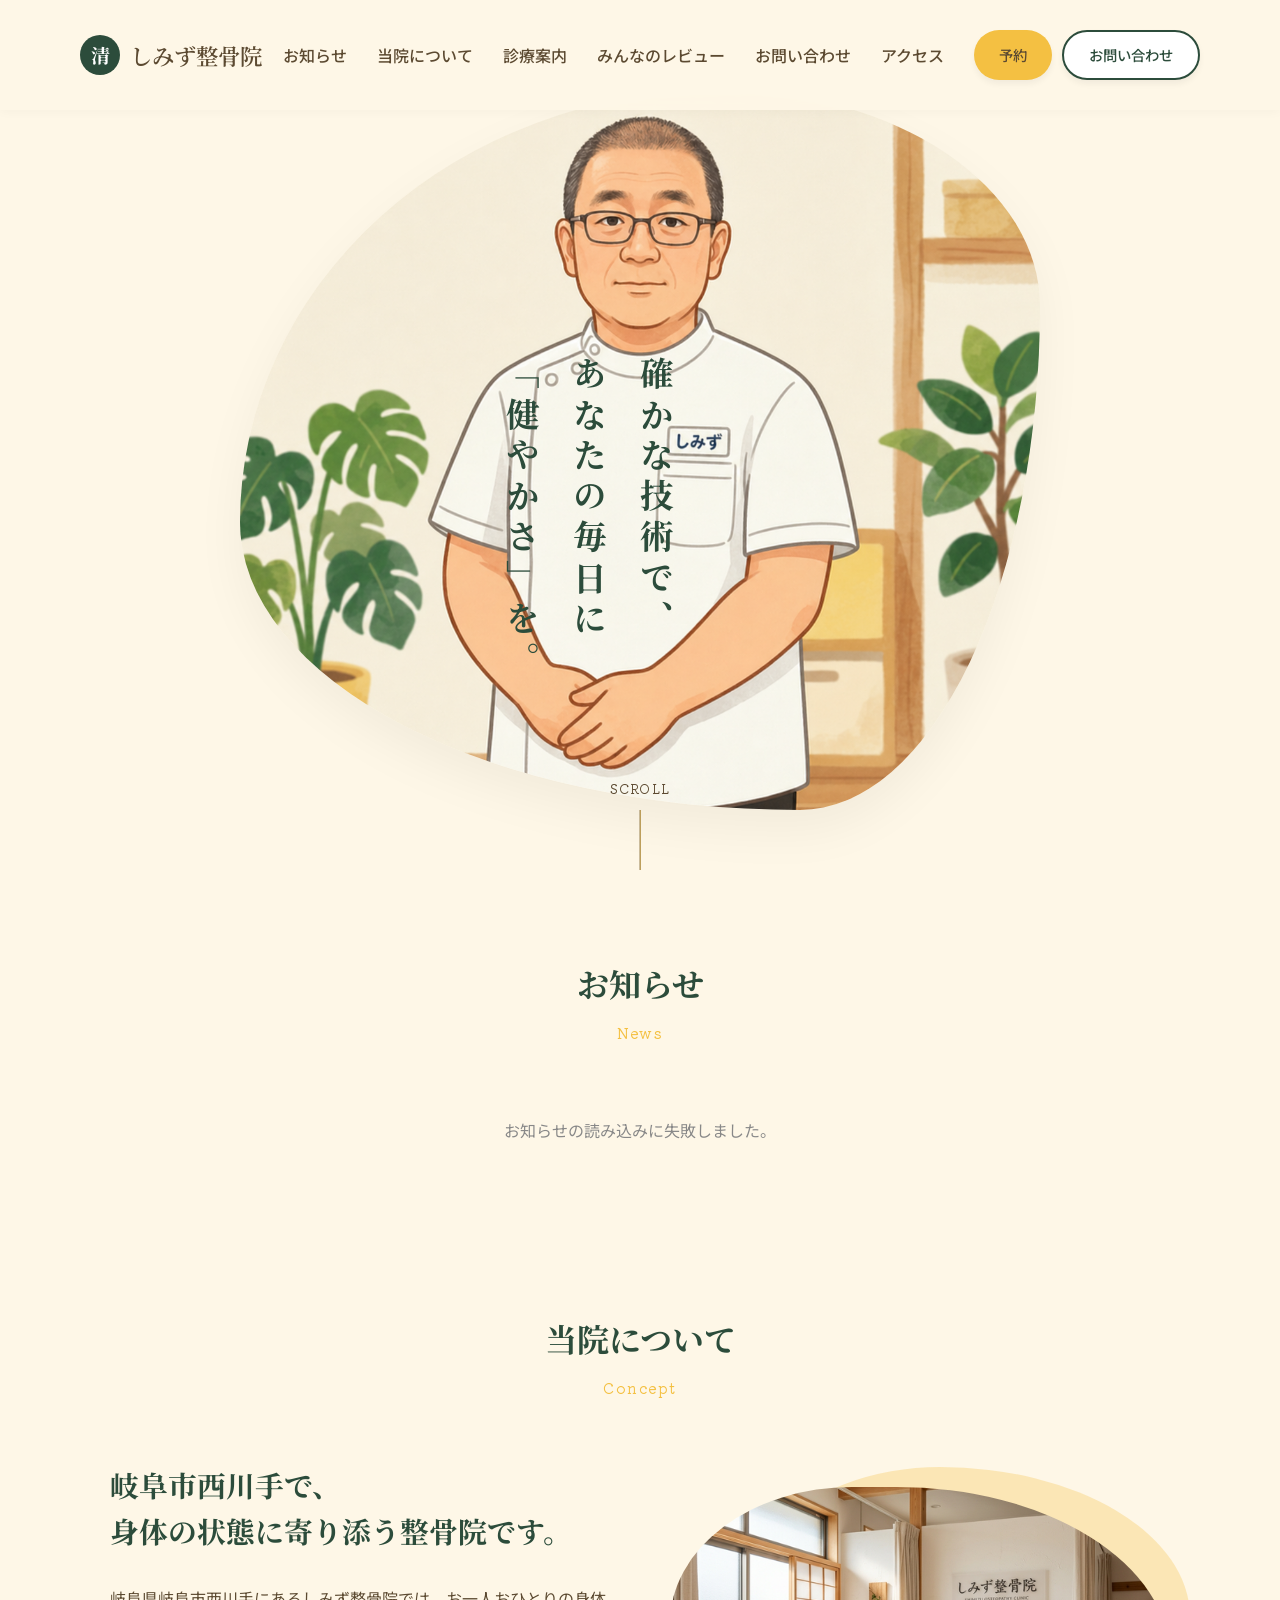
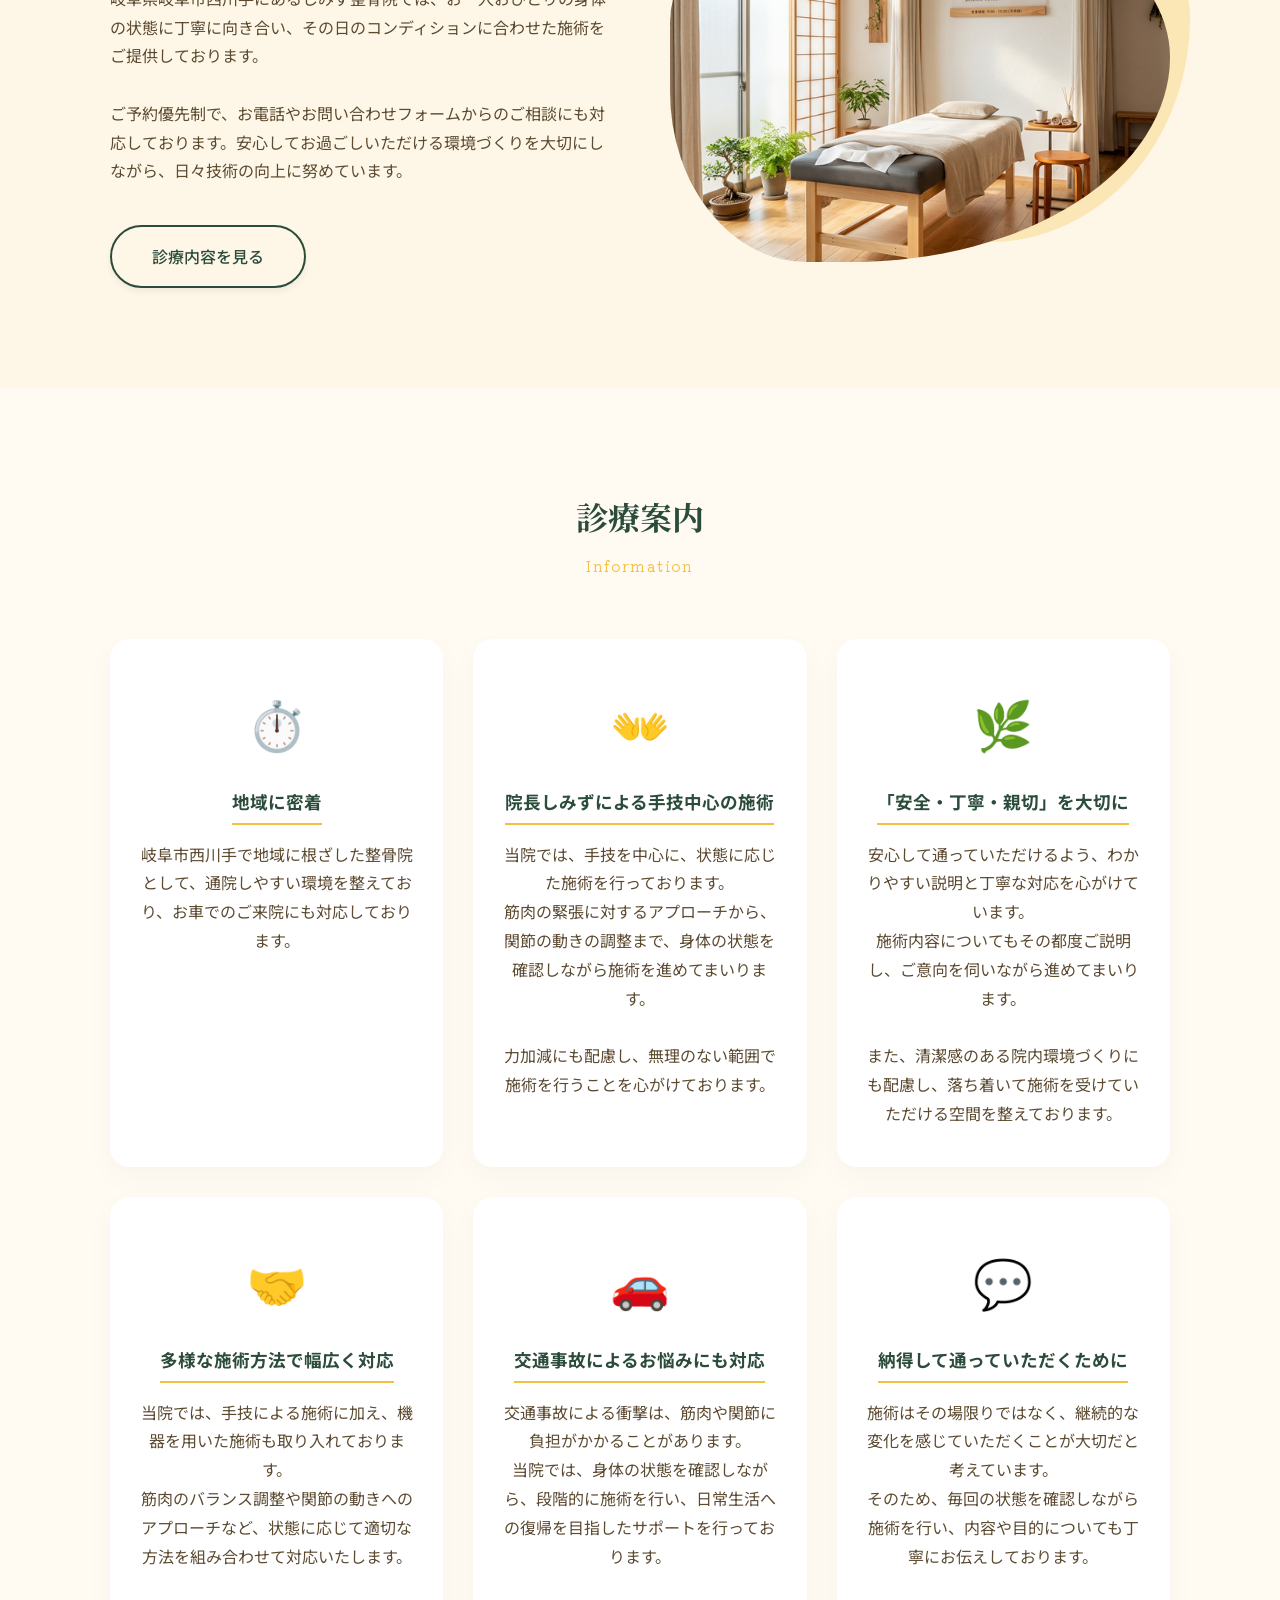
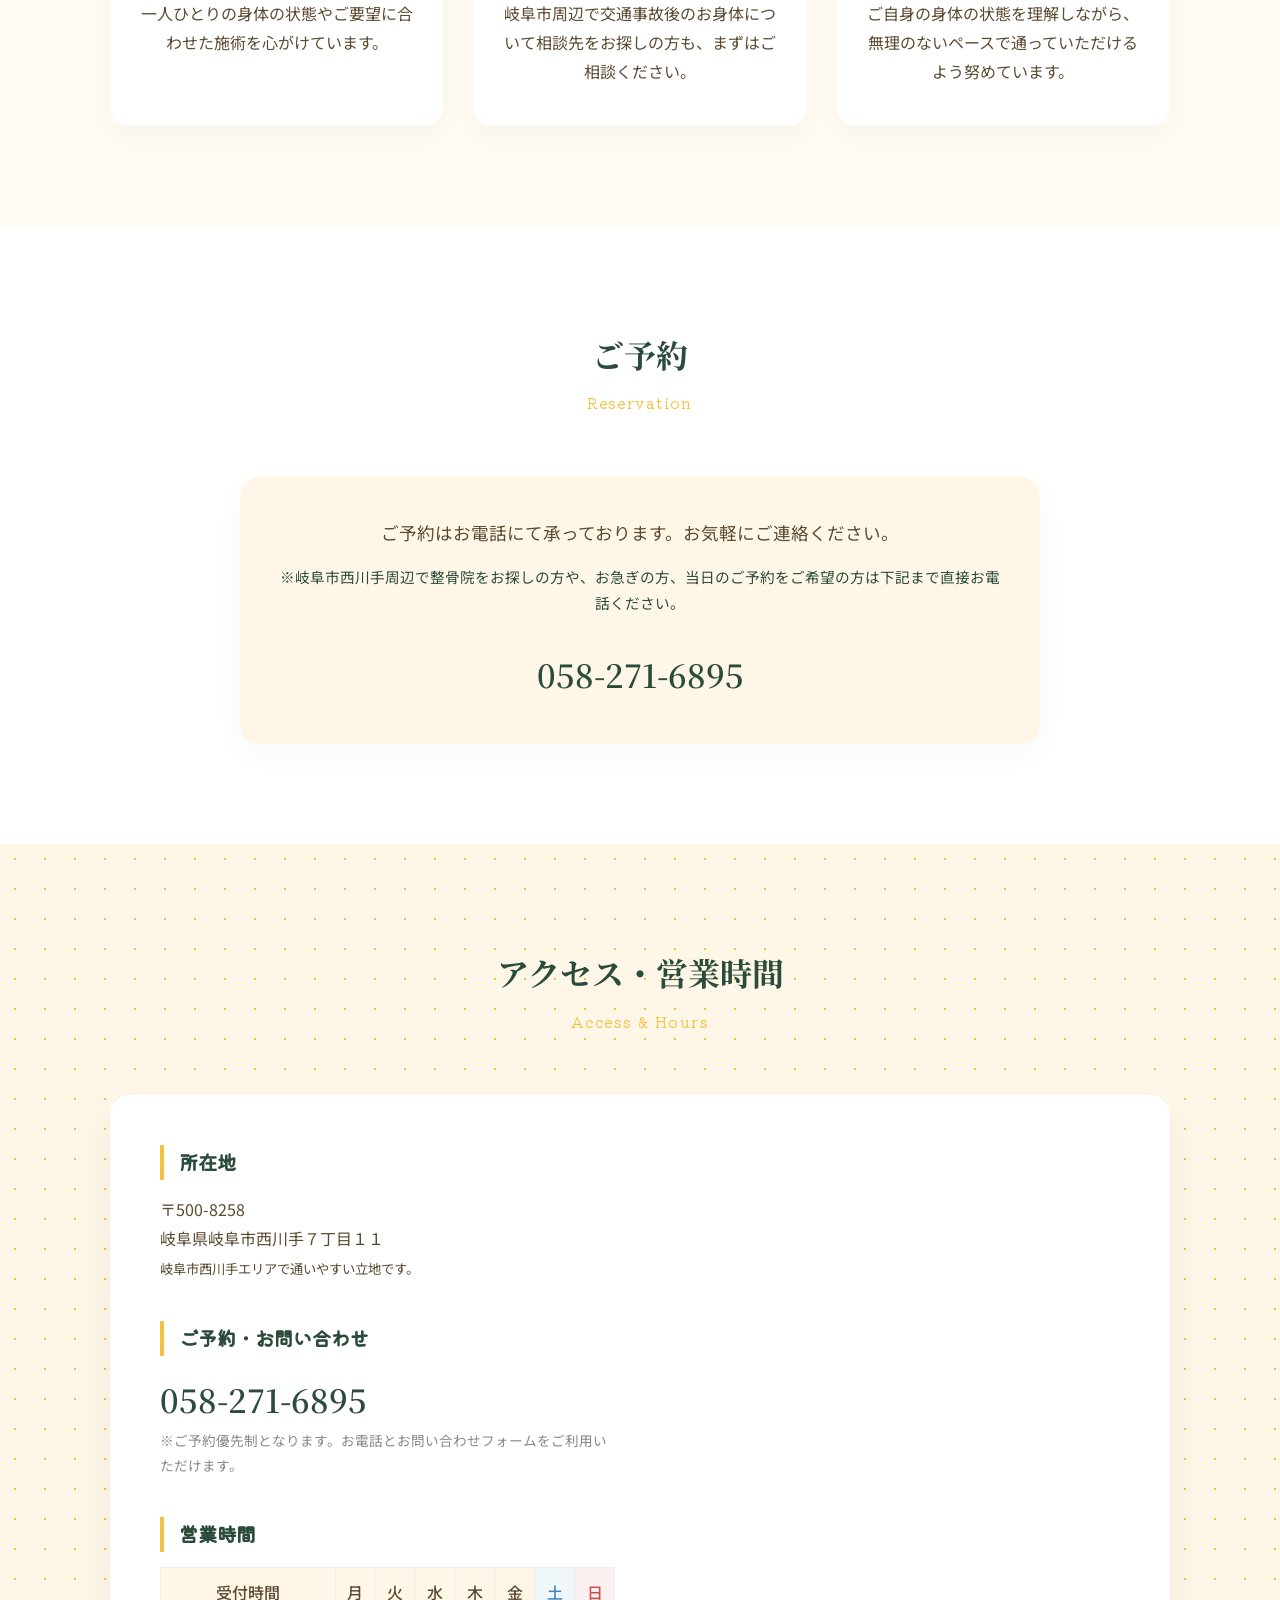
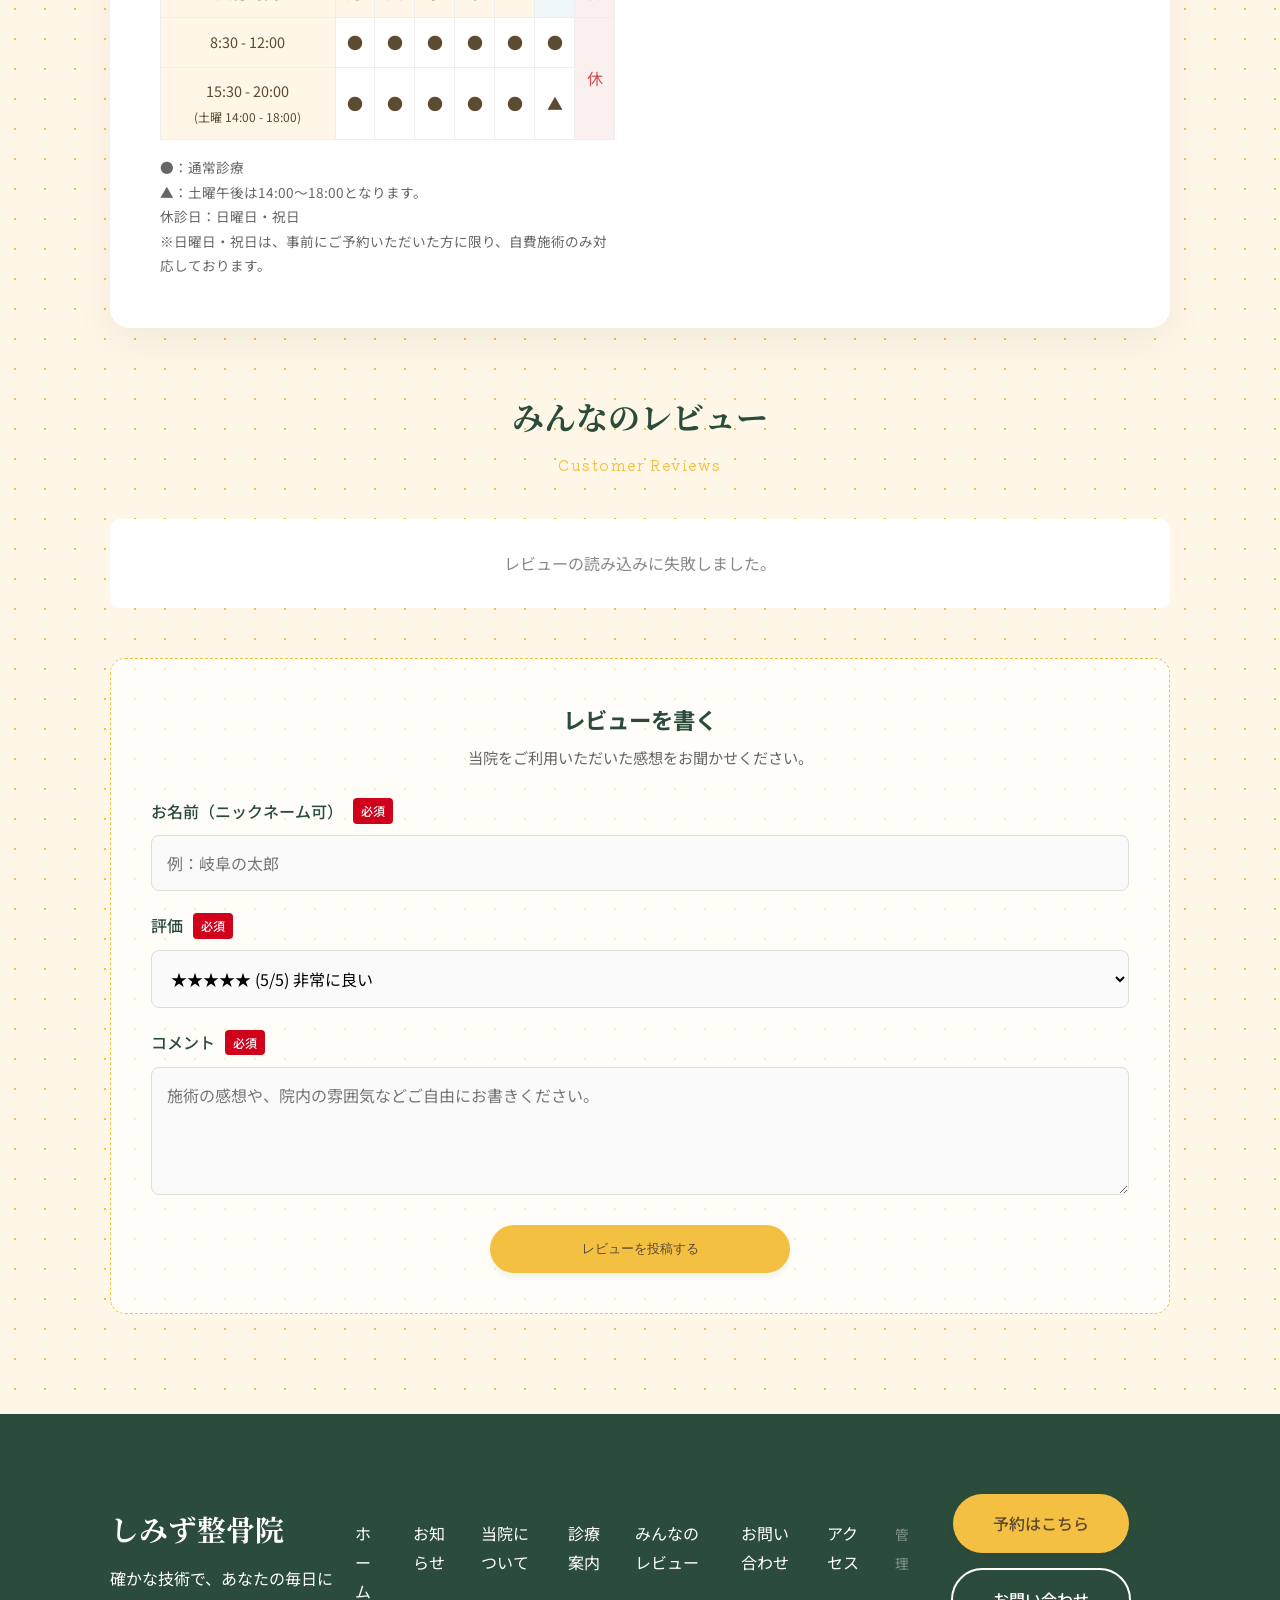
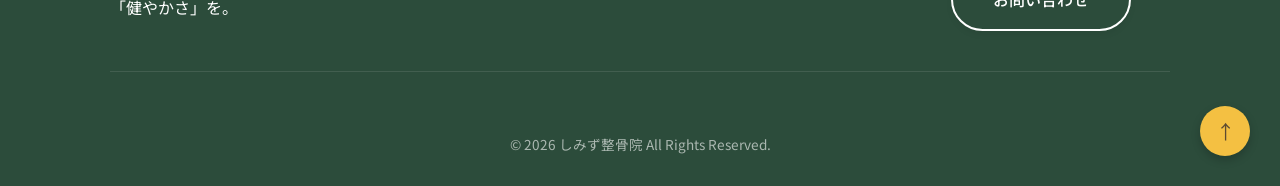
<file: index.html>
<!DOCTYPE html>
<html lang="ja">

<head>
    <meta charset="UTF-8">
    <meta name="viewport" content="width=device-width, initial-scale=1.0">
    <title>しみず整骨院 | 確かな技術と温かい空間で身体を整える</title>
    <meta name="description" content="岐阜市西川手のしみず整骨院。腰痛や肩こり、姿勢のお悩みに丁寧な施術で対応します。ご予約優先制。">
    <meta name="robots" content="index,follow">
    <link rel="canonical" href="https://shimizu-seikotsuin.vercel.app/index.html">
    <meta property="og:type" content="website">
    <meta property="og:site_name" content="しみず整骨院">
    <meta property="og:title" content="しみず整骨院 | 確かな技術と温かい空間で身体を整える">
    <meta property="og:description" content="岐阜市西川手のしみず整骨院。腰痛や肩こり、姿勢のお悩みに丁寧な施術で対応します。ご予約優先制。">
    <meta property="og:url" content="https://shimizu-seikotsuin.vercel.app/index.html">
    <meta property="og:image" content="https://shimizu-seikotsuin.vercel.app/images/hero.png">
    <meta name="twitter:card" content="summary_large_image">
    <meta name="twitter:title" content="しみず整骨院 | 確かな技術と温かい空間で身体を整える">
    <meta name="twitter:description" content="岐阜市西川手のしみず整骨院。腰痛や肩こり、姿勢のお悩みに丁寧な施術で対応します。ご予約優先制。">
    <meta name="twitter:image" content="https://shimizu-seikotsuin.vercel.app/images/hero.png">
    <link rel="preconnect" href="https://fonts.googleapis.com">
    <link rel="preconnect" href="https://fonts.gstatic.com" crossorigin>
    <link
        href="https://fonts.googleapis.com/css2?family=Kiwi+Maru:wght@300;400;500&family=Noto+Sans+JP:wght@300;400;500;700&family=Noto+Serif+JP:wght@400;500;600&display=swap"
        rel="stylesheet">
    <link rel="stylesheet" href="css/style.css?v=2.0">
    <script type="application/ld+json">
        {
            "@context": "https://schema.org",
            "@type": "MedicalBusiness",
            "name": "しみず整骨院",
            "url": "https://shimizu-seikotsuin.vercel.app/index.html",
            "image": "https://shimizu-seikotsuin.vercel.app/images/hero.png",
            "telephone": "+81-58-271-6895",
            "address": {
                "@type": "PostalAddress",
                "postalCode": "500-8258",
                "addressRegion": "岐阜県",
                "addressLocality": "岐阜市",
                "streetAddress": "西川手7丁目11"
            },
            "openingHoursSpecification": [
                {
                    "@type": "OpeningHoursSpecification",
                    "dayOfWeek": [
                        "Monday",
                        "Tuesday",
                        "Wednesday",
                        "Thursday",
                        "Friday",
                        "Saturday"
                    ],
                    "opens": "08:30",
                    "closes": "12:00"
                },
                {
                    "@type": "OpeningHoursSpecification",
                    "dayOfWeek": [
                        "Monday",
                        "Tuesday",
                        "Wednesday",
                        "Thursday",
                        "Friday"
                    ],
                    "opens": "15:30",
                    "closes": "20:00"
                },
                {
                    "@type": "OpeningHoursSpecification",
                    "dayOfWeek": "Saturday",
                    "opens": "14:00",
                    "closes": "18:00"
                }
            ]
        }
    </script>
    <script src="js/script.js" defer></script>
</head>

<body>
    <!-- Navigation -->
    <header class="header">
        <div class="header__inner">
            <h1 class="header__logo">
                <a href="#">
                    <span class="logo-mark">清</span>
                    <span class="logo-text">しみず整骨院</span>
                </a>
            </h1>
            <nav class="header__nav" id="global-nav">
                <ul class="nav-list">
                    <li><a href="#news">お知らせ</a></li>
                    <li><a href="#concept">当院について</a></li>
                    <li><a href="#info">診療案内</a></li>
                    <li><a href="#reviews">みんなのレビュー</a></li>
                    <li><a href="contact.html">お問い合わせ</a></li>
                    <li><a href="#access">アクセス</a></li>
                    <li class="nav-reserve" style="display: flex; gap: 10px; flex-wrap: wrap; justify-content: center;">
                        <a href="#reserve" class="btn btn--reserve">予約</a>
                        <a href="contact.html" class="btn btn--outline"
                            style="background-color: var(--color-white);">お問い合わせ</a>
                    </li>
                </ul>
            </nav>
            <button class="hamburger" id="hamburger" aria-label="メニューを開閉する">
                <span></span>
                <span></span>
                <span></span>
            </button>
        </div>
    </header>

    <main>
        <!-- Hero Section -->
        <section class="hero">
            <div class="hero__image-wrapper">
                <div class="blob-shape">
                    <img src="images/hero.png" alt="しみず整骨院の院長キャラクター" class="hero__image">
                </div>
            </div>
            <div class="hero__content">
                <h2 class="hero__catchphrase vertical-text">
                    <span class="line1">確かな技術で、</span>
                    <span class="line2">あなたの毎日に</span>
                    <span class="line3">「健やかさ」を。</span>
                </h2>
            </div>
            <div class="scroll-down">
                <span>SCROLL</span>
                <div class="line"></div>
            </div>
        </section>

        <!-- News Section -->
        <section id="news" class="news section animate-on-scroll">
            <div class="container">
                <div class="section-header" style="margin-bottom: 40px;">
                    <h2 class="section-title">お知らせ</h2>
                    <span class="section-subtitle">News</span>
                </div>
                <div class="news__inner">
                    <div id="news-container">
                        <p class="no-news">読み込み中...</p>
                    </div>
                </div>
            </div>
        </section>

        <!-- Concept Section -->
        <section id="concept" class="concept section animate-on-scroll">
            <div class="container">
                <div class="section-header">
                    <h2 class="section-title">当院について</h2>
                    <span class="section-subtitle">Concept</span>
                </div>

                <div class="concept__inner">
                    <div class="concept__text-box">
                        <h3 class="concept__lead">岐阜市西川手で、<br>身体の状態に寄り添う整骨院です。</h3>
                        <p class="concept__text">
                            岐阜県岐阜市西川手にあるしみず整骨院では、お一人おひとりの身体の状態に丁寧に向き合い、その日のコンディションに合わせた施術をご提供しております。<br><br>
                            ご予約優先制で、お電話やお問い合わせフォームからのご相談にも対応しております。安心してお過ごしいただける環境づくりを大切にしながら、日々技術の向上に努めています。
                        </p>
                        <div class="concept__btn-wrapper">
                            <a href="#info" class="btn btn--outline">診療内容を見る</a>
                        </div>
                    </div>
                    <div class="concept__image-box">
                        <div class="image-mask">
                            <img src="images/interior.png" alt="接骨院の院内風景" class="concept__img">
                        </div>
                        <div class="blob-bg"></div>
                    </div>
                </div>
            </div>
        </section>

        <!-- Information Section -->
        <section id="info" class="info section bg-light animate-on-scroll">
            <div class="container">
                <div class="section-header">
                    <h2 class="section-title">診療案内</h2>
                    <span class="section-subtitle">Information</span>
                </div>

                <div class="info__features">
                    <div class="feature-card">
                        <div class="feature-card__icon">⏱️</div>
                        <h3 class="feature-card__title">地域に密着</h3>
                        <p class="feature-card__text">岐阜市西川手で地域に根ざした整骨院として、通院しやすい環境を整えており、お車でのご来院にも対応しております。</p>
                    </div>
                    <div class="feature-card">
                        <div class="feature-card__icon">👐</div>
                        <h3 class="feature-card__title">院長しみずによる手技中心の施術</h3>
                        <p class="feature-card__text">当院では、手技を中心に、状態に応じた施術を行っております。<br>筋肉の緊張に対するアプローチから、関節の動きの調整まで、身体の状態を確認しながら施術を進めてまいります。<br><br>力加減にも配慮し、無理のない範囲で施術を行うことを心がけております。</p>
                    </div>
                    <div class="feature-card">
                        <div class="feature-card__icon">🌿</div>
                        <h3 class="feature-card__title">「安全・丁寧・親切」を大切に</h3>
                        <p class="feature-card__text">安心して通っていただけるよう、わかりやすい説明と丁寧な対応を心がけています。<br>施術内容についてもその都度ご説明し、ご意向を伺いながら進めてまいります。<br><br>また、清潔感のある院内環境づくりにも配慮し、落ち着いて施術を受けていただける空間を整えております。</p>
                    </div>
                    <div class="feature-card">
                        <div class="feature-card__icon">🤝</div>
                        <h3 class="feature-card__title">多様な施術方法で幅広く対応</h3>
                        <p class="feature-card__text">当院では、手技による施術に加え、機器を用いた施術も取り入れております。<br>筋肉のバランス調整や関節の動きへのアプローチなど、状態に応じて適切な方法を組み合わせて対応いたします。<br><br>一人ひとりの身体の状態やご要望に合わせた施術を心がけています。</p>
                    </div>
                    <div class="feature-card">
                        <div class="feature-card__icon">🚗</div>
                        <h3 class="feature-card__title">交通事故によるお悩みにも対応</h3>
                        <p class="feature-card__text">交通事故による衝撃は、筋肉や関節に負担がかかることがあります。<br>当院では、身体の状態を確認しながら、段階的に施術を行い、日常生活への復帰を目指したサポートを行っております。<br><br>岐阜市周辺で交通事故後のお身体について相談先をお探しの方も、まずはご相談ください。</p>
                    </div>
                    <div class="feature-card">
                        <div class="feature-card__icon">💬</div>
                        <h3 class="feature-card__title">納得して通っていただくために</h3>
                        <p class="feature-card__text">施術はその場限りではなく、継続的な変化を感じていただくことが大切だと考えています。<br>そのため、毎回の状態を確認しながら施術を行い、内容や目的についても丁寧にお伝えしております。<br><br>ご自身の身体の状態を理解しながら、無理のないペースで通っていただけるよう努めています。</p>
                    </div>
                </div>
            </div>
        </section>

        <!-- Web Reservation Section -->
        <section id="reserve" class="reserve section bg-light animate-on-scroll">
            <div class="container">
                <div class="section-header">
                    <h2 class="section-title">ご予約</h2>
                    <span class="section-subtitle">Reservation</span>
                </div>

                <div class="reserve__inner">
                    <p class="reserve__text">
                        ご予約はお電話にて承っております。お気軽にご連絡ください。<br>
                        <small>※岐阜市西川手周辺で整骨院をお探しの方や、お急ぎの方、当日のご予約をご希望の方は下記まで直接お電話ください。</small>
                    </p>

                    <div class="reserve__action">
                        <p class="phone-number"><a href="tel:0582716895">058-271-6895</a></p>
                    </div>
                </div>
            </div>
        </section>

        <!-- Access & Business Hours Section -->
        <section id="access" class="access section animate-on-scroll">
            <div class="container">
                <div class="section-header">
                    <h2 class="section-title">アクセス・営業時間</h2>
                    <span class="section-subtitle">Access & Hours</span>
                </div>

                <div class="access__inner">
                    <div class="access__info">
                        <div class="info-block">
                            <h3 class="info-block__title">所在地</h3>
                            <p>〒500-8258<br>岐阜県岐阜市西川手７丁目１１<br><small>岐阜市西川手エリアで通いやすい立地です。</small></p>
                        </div>

                        <div class="info-block">
                            <h3 class="info-block__title">ご予約・お問い合わせ</h3>
                            <p class="phone-number"><a href="tel:0582716895">058-271-6895</a></p>
                            <p class="note">※ご予約優先制となります。お電話とお問い合わせフォームをご利用いただけます。</p>
                        </div>

                        <div class="info-block">
                            <h3 class="info-block__title">営業時間</h3>
                            <table class="hours-table">
                                <thead>
                                    <tr>
                                        <th>受付時間</th>
                                        <th>月</th>
                                        <th>火</th>
                                        <th>水</th>
                                        <th>木</th>
                                        <th>金</th>
                                        <th class="sat">土</th>
                                        <th class="sun">日</th>
                                    </tr>
                                </thead>
                                <tbody>
                                    <tr>
                                        <td>8:30 - 12:00</td>
                                        <td>●</td>
                                        <td>●</td>
                                        <td>●</td>
                                        <td>●</td>
                                        <td>●</td>
                                        <td>●</td>
                                        <td rowspan="2" class="sun">休</td>
                                    </tr>
                                    <tr>
                                        <td>15:30 - 20:00<br><small>(土曜 14:00 - 18:00)</small></td>
                                        <td>●</td>
                                        <td>●</td>
                                        <td>●</td>
                                        <td>●</td>
                                        <td>●</td>
                                        <td>▲</td>
                                    </tr>
                                </tbody>
                            </table>
                            <ul class="hours-notes">
                                <li>●：通常診療</li>
                                <li>▲：土曜午後は14:00〜18:00となります。</li>
                                <li class="sun" style="background:transparent; padding-left:0;">休診日：日曜日・祝日</li>
                                <li>※日曜日・祝日は、事前にご予約いただいた方に限り、自費施術のみ対応しております。</li>
                            </ul>
                        </div>
                    </div>

                    <div class="access__map">
                        <!-- Placeholder for map, simple iframe for now -->
                        <div class="map-wrapper">
                            <iframe
                                src="https://www.google.com/maps/embed?pb=!1m18!1m12!1m3!1d3253.945828551357!2d136.7584145!3d35.3569851!2m3!1f0!2f0!3f0!3m2!1i1024!2i768!4f13.1!3m3!1m2!1s0x6003aedf539d09c3%3A0xc3f7a63d763ccab7!2z44CSNTAwLTgyNTgg5bKQ6Zic55yM5bKQ6Zic5biC6KW_5bed5omL77yX5LiB55uu77yR77yR!5e0!3m2!1sja!2sjp!4v1700000000000!5m2!1sja!2sjp"
                                width="600" height="450" style="border:0;" allowfullscreen="" loading="lazy"
                                referrerpolicy="no-referrer-when-downgrade"></iframe>
                        </div>
                    </div>
                </div>

                <!-- Reviews Section Moved Here -->
                <div id="reviews" class="reviews" style="margin-top: 60px;">
                    <div class="section-header" style="margin-bottom: 40px;">
                        <h2 class="section-title">みんなのレビュー</h2>
                        <span class="section-subtitle">Customer Reviews</span>
                    </div>

                    <div class="reviews__inner">
                        <!-- List of Reviews -->
                        <div class="reviews__list" id="reviewsContainer">
                            <p class="no-reviews">読み込み中...</p>
                        </div>

                        <!-- Review Form -->
                        <div class="review-form-box" style="margin-top: 40px;">
                            <h3 class="review-form-title">レビューを書く</h3>
                            <p class="review-form-desc">当院をご利用いただいた感想をお聞かせください。</p>

                            <form id="submitReviewForm" class="review-form">
                                <div class="form-group">
                                    <label for="reviewerName" class="form-label">お名前（ニックネーム可） <span
                                            class="required">必須</span></label>
                                    <input type="text" id="reviewerName" class="form-control" required
                                        placeholder="例：岐阜の太郎">
                                </div>

                                <div class="form-group">
                                    <label for="reviewRating" class="form-label">評価 <span
                                            class="required">必須</span></label>
                                    <select id="reviewRating" class="form-control" required>
                                        <option value="5" selected>★★★★★ (5/5) 非常に良い</option>
                                        <option value="4">★★★★☆ (4/5) 良い</option>
                                        <option value="3">★★★☆☆ (3/5) 普通</option>
                                        <option value="2">★★☆☆☆ (2/5) あまり良くない</option>
                                        <option value="1">★☆☆☆☆ (1/5) 悪い</option>
                                    </select>
                                </div>

                                <div class="form-group">
                                    <label for="reviewComment" class="form-label">コメント <span
                                            class="required">必須</span></label>
                                    <textarea id="reviewComment" class="form-control" rows="4" required
                                        placeholder="施術の感想や、院内の雰囲気などご自由にお書きください。"></textarea>
                                </div>

                                <div class="form-submit text-center">
                                    <button type="submit" class="btn btn--reserve">レビューを投稿する</button>
                                </div>
                            </form>
                        </div>
                    </div>
                </div>
            </div>
            <!-- End of Moved Reviews Section -->
        </section>

    </main>

    <footer class="footer">
        <div class="container">
            <div class="footer__inner">
                <div class="footer__brand">
                    <h2 class="footer__logo">しみず整骨院</h2>
                    <p class="footer__desc">確かな技術で、あなたの毎日に「健やかさ」を。</p>
                </div>
                <div class="footer__nav">
                    <ul>
                        <li><a href="#">ホーム</a></li>
                        <li><a href="#news">お知らせ</a></li>
                        <li><a href="#concept">当院について</a></li>
                        <li><a href="#info">診療案内</a></li>
                        <li><a href="#reviews">みんなのレビュー</a></li>
                        <li><a href="contact.html">お問い合わせ</a></li>
                        <li><a href="#access">アクセス</a></li>
                        <li><a href="login.html" style="color: rgba(255,255,255,0.4); font-size: 0.85rem;">管理</a></li>
                    </ul>
                </div>
                <div class="footer__contact"
                    style="display: flex; gap: 15px; flex-wrap: wrap; justify-content: center;">
                    <a href="#reserve" class="btn btn--reserve btn--footer">予約はこちら</a>
                    <a href="contact.html" class="btn btn--footer-outline">お問い合わせ</a>
                </div>
            </div>
            <div class="footer__copyright">
                <p>&copy; 2026 しみず整骨院 All Rights Reserved.</p>
            </div>
        </div>

        <!-- Back to top button -->
        <a href="#" class="back-to-top" id="back-to-top" aria-label="ページトップへ戻る">
            <span>↑</span>
        </a>
    </footer>
</body>

</html>
</file>
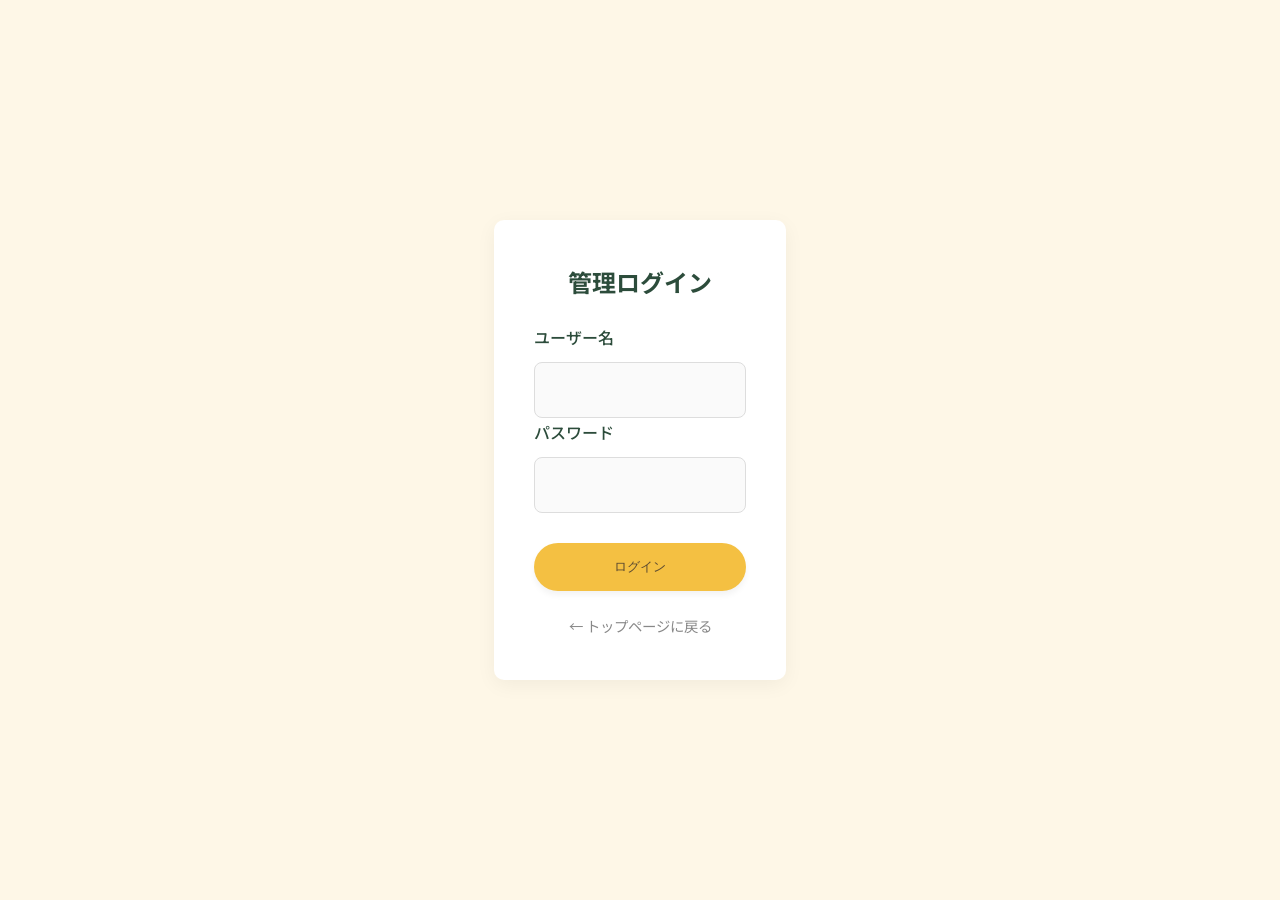
<file: admin.html>
<!DOCTYPE html>
<html lang="ja">

<head>
    <meta charset="UTF-8">
    <meta name="viewport" content="width=device-width, initial-scale=1.0">
    <title>管理ダッシュボード | しみず整骨院</title>
    <link
        href="https://fonts.googleapis.com/css2?family=Kiwi+Maru:wght@300;400;500&family=Noto+Sans+JP:wght@300;400;500;700&family=Noto+Serif+JP:wght@400;500;600&display=swap"
        rel="stylesheet">
    <link rel="stylesheet" href="css/style.css">
    <script>
        // Check if logged in
        if (sessionStorage.getItem('isAdmin') !== 'true') {
            window.location.href = 'login.html';
        }
    </script>
</head>

<body>
    <header class="header">
        <div class="header__inner">
            <h1 class="header__logo">
                <a href="index.html">
                    <span class="logo-mark">清</span>
                    <span class="logo-text">しみず整骨院 管理画面</span>
                </a>
            </h1>
            <nav class="header__nav">
                <ul class="nav-list">
                    <li><a href="index.html">サイトを確認する</a></li>
                    <li><a href="#" id="logoutBtn" style="color: #d0021b;">ログアウト</a></li>
                </ul>
            </nav>
        </div>
    </header>

    <main class="admin-container">
        <div class="admin-header">
            <h2>お知らせ管理</h2>
        </div>

        <div class="admin-main">
            <h3>新規お知らせ投稿</h3>
            <form id="newsForm" class="admin-form" style="margin-top: 20px;">
                <div class="form-group" style="display: flex; gap: 20px;">
                    <div style="flex: 1;">
                        <label for="newsDate" class="form-label">日付</label>
                        <input type="date" id="newsDate" class="form-control" required>
                    </div>
                    <div style="flex: 1;">
                        <label for="newsCategory" class="form-label">カテゴリー (任意)</label>
                        <input type="text" id="newsCategory" class="form-control" placeholder="例：休診情報">
                    </div>
                </div>

                <div class="form-group">
                    <label for="newsTitle" class="form-label">タイトル</label>
                    <input type="text" id="newsTitle" class="form-control" required placeholder="お知らせのタイトル">
                </div>

                <div class="form-group">
                    <label for="newsContent" class="form-label">内容 (任意)</label>
                    <textarea id="newsContent" class="form-control" rows="4" placeholder="詳細な内容があればご記入ください。"></textarea>
                </div>

                <button type="submit" class="btn btn--reserve">投稿する</button>
            </form>

            <div class="admin-list">
                <h3>投稿済みのお知らせ</h3>
                <div id="adminNewsList" style="margin-top: 15px;">
                    <!-- News items will be loaded here -->
                </div>
            </div>
        </div>
    </main>

    <script>
        // API Configuration - Replace with your actual GAS Web App URL
        const API_URL = 'https://script.google.com/macros/s/AKfycbx8zQWxQw2YUbreWgkeELi7gj50RQHxquL7_7OnvyaOvegsCod9m0lvtma5kuiI-asb/exec';

        // Check if logged in
        if (sessionStorage.getItem('isAdmin') !== 'true') {
            window.location.href = 'login.html';
        }

        const adminUser = sessionStorage.getItem('adminUser');
        const adminPass = sessionStorage.getItem('adminPass');
        if (!adminUser || !adminPass) {
            sessionStorage.removeItem('isAdmin');
            sessionStorage.removeItem('adminUser');
            sessionStorage.removeItem('adminPass');
            window.location.href = 'login.html';
        }

        document.getElementById('logoutBtn').addEventListener('click', (e) => {
            e.preventDefault();
            sessionStorage.removeItem('isAdmin');
            sessionStorage.removeItem('adminUser');
            sessionStorage.removeItem('adminPass');
            window.location.href = 'login.html';
        });

        // Set today's date
        document.getElementById('newsDate').valueAsDate = new Date();

        async function loadAdminNews() {
            const container = document.getElementById('adminNewsList');
            container.innerHTML = '<p style="color: #888;">読み込み中...</p>';

            try {
                const response = await fetch(`${API_URL}?type=news`);
                const newsList = await response.json();
                container.innerHTML = '';

                if (!newsList || newsList.length === 0) {
                    container.innerHTML = '<p style="color: #888;">投稿されたお知らせはありません。</p>';
                    return;
                }

                newsList.forEach((news) => {
                    const div = document.createElement('div');
                    div.className = 'admin-list__item';
                    div.innerHTML = `
                        <div class="admin-list__info">
                            <div class="admin-news-item-date">${news.date} ${news.category ? `<span class="news-item__badge">${news.category}</span>` : ''}</div>
                            <div class="admin-news-item-title">${news.title}</div>
                        </div>
                        <div class="admin-list__actions">
                            <button class="btn btn--small btn--danger delete-btn" data-id="${news.id}">削除</button>
                        </div>
                    `;
                    container.appendChild(div);
                });

                // Add delete listeners
                document.querySelectorAll('.delete-btn').forEach(btn => {
                    btn.addEventListener('click', async function () {
                        if (confirm('本当にこのお知らせを削除しますか？')) {
                            const id = this.getAttribute('data-id');
                            this.disabled = true;
                            this.textContent = '削除中...';

                            try {
                                const response = await fetch(API_URL, {
                                    method: 'POST',
                                    body: JSON.stringify({
                                        type: 'news',
                                        action: 'delete',
                                        id: id,
                                        adminUser: adminUser,
                                        adminPass: adminPass
                                    })
                                });
                                const result = await response.json();
                                if (result.success) {
                                    loadAdminNews();
                                } else {
                                    throw new Error(result.error);
                                }
                            } catch (err) {
                                console.error('Delete error:', err);
                                alert('削除に失敗しました。');
                                this.disabled = false;
                                this.textContent = '削除';
                            }
                        }
                    });
                });
            } catch (error) {
                console.error('Fetch error:', error);
                container.innerHTML = '<p style="color: #d0021b;">データの取得に失敗しました。</p>';
            }
        }

        document.getElementById('newsForm').addEventListener('submit', async function (e) {
            e.preventDefault();

            const submitBtn = this.querySelector('button[type="submit"]');
            submitBtn.disabled = true;
            submitBtn.textContent = '投稿中...';

            const dateStr = document.getElementById('newsDate').value;
            const d = new Date(dateStr);
            const formattedDate = `${d.getFullYear()}.${String(d.getMonth() + 1).padStart(2, '0')}.${String(d.getDate()).padStart(2, '0')}`;

            const payload = {
                type: 'news',
                action: 'create',
                date: formattedDate,
                category: document.getElementById('newsCategory').value,
                title: document.getElementById('newsTitle').value,
                content: document.getElementById('newsContent').value,
                id: Date.now().toString(),
                adminUser: adminUser,
                adminPass: adminPass
            };

            try {
                const response = await fetch(API_URL, {
                    method: 'POST',
                    body: JSON.stringify(payload)
                });
                const result = await response.json();

                if (result.success) {
                    // Reset form
                    document.getElementById('newsTitle').value = '';
                    document.getElementById('newsContent').value = '';
                    document.getElementById('newsCategory').value = '';
                    alert('お知らせを投稿しました！');
                    loadAdminNews();
                } else {
                    throw new Error(result.error);
                }
            } catch (error) {
                console.error('Post error:', error);
                alert('投稿に失敗しました。');
            } finally {
                submitBtn.disabled = false;
                submitBtn.textContent = '投稿する';
            }
        });

        // Initial load
        loadAdminNews();
    </script>
</body>

</html>
</file>
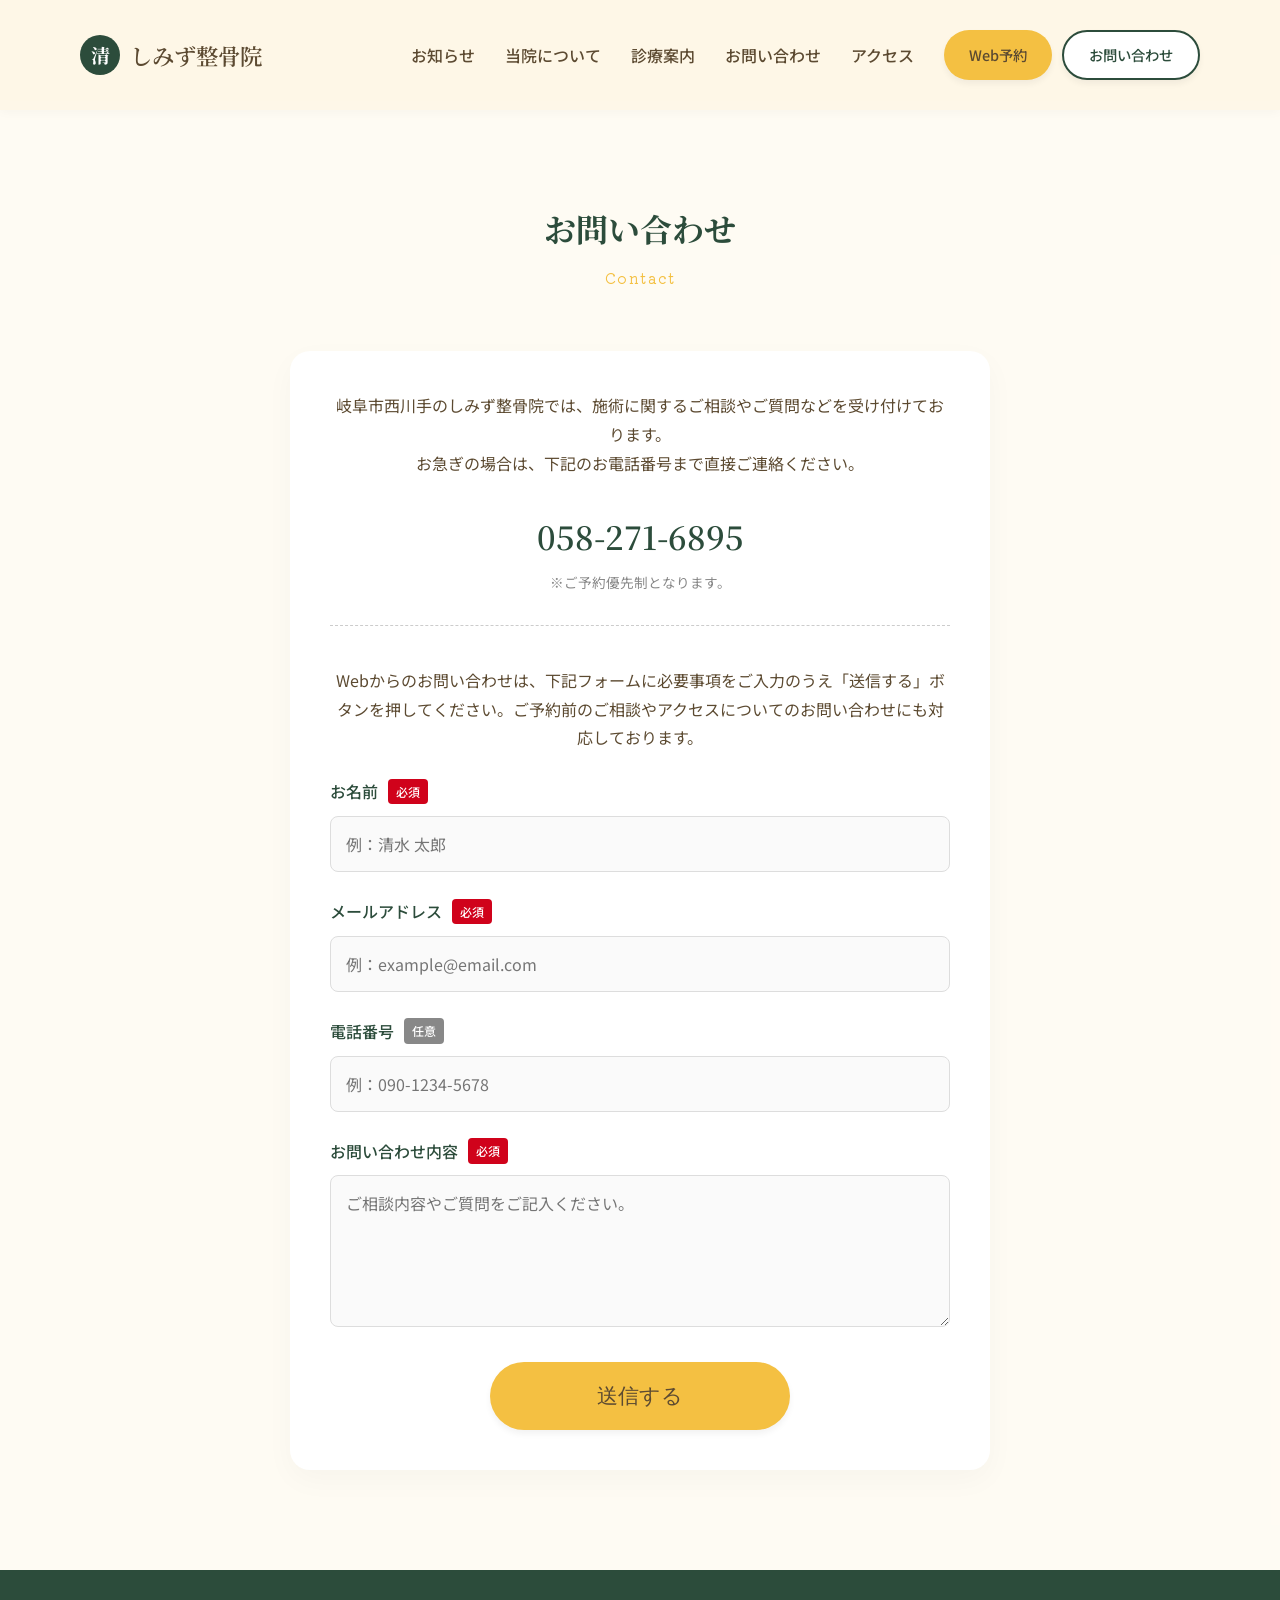
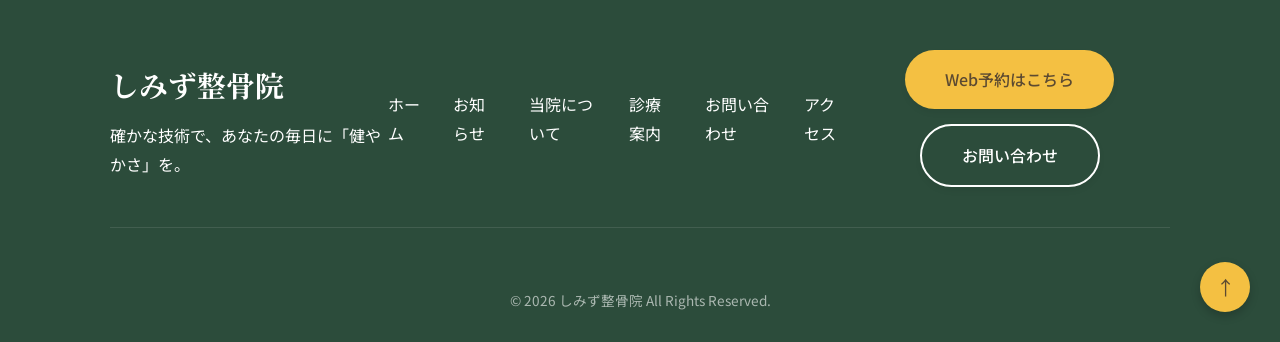
<file: contact.html>
<!DOCTYPE html>
<html lang="ja">

<head>
    <meta charset="UTF-8">
    <meta name="viewport" content="width=device-width, initial-scale=1.0">
    <title>お問い合わせ | しみず整骨院</title>
    <meta name="description" content="しみず整骨院へのお問い合わせページです。岐阜市西川手で整骨院をお探しの方は、お電話またはフォームからご相談ください。">
    <meta name="robots" content="index,follow">
    <link rel="canonical" href="https://shimizu-seikotsuin.vercel.app/contact.html">
    <meta property="og:type" content="website">
    <meta property="og:site_name" content="しみず整骨院">
    <meta property="og:title" content="お問い合わせ | しみず整骨院">
    <meta property="og:description" content="しみず整骨院へのお問い合わせページです。岐阜市西川手で整骨院をお探しの方は、お電話またはフォームからご相談ください。">
    <meta property="og:url" content="https://shimizu-seikotsuin.vercel.app/contact.html">
    <meta property="og:image" content="https://shimizu-seikotsuin.vercel.app/images/hero.png">
    <meta name="twitter:card" content="summary_large_image">
    <meta name="twitter:title" content="お問い合わせ | しみず整骨院">
    <meta name="twitter:description" content="しみず整骨院へのお問い合わせページです。岐阜市西川手で整骨院をお探しの方は、お電話またはフォームからご相談ください。">
    <meta name="twitter:image" content="https://shimizu-seikotsuin.vercel.app/images/hero.png">
    <link rel="preconnect" href="https://fonts.googleapis.com">
    <link rel="preconnect" href="https://fonts.gstatic.com" crossorigin>
    <link
        href="https://fonts.googleapis.com/css2?family=Kiwi+Maru:wght@300;400;500&family=Noto+Sans+JP:wght@300;400;500;700&family=Noto+Serif+JP:wght@400;500;600&display=swap"
        rel="stylesheet">
    <link rel="stylesheet" href="css/style.css">
    <script src="js/script.js" defer></script>
</head>

<body>
    <!-- Navigation -->
    <header class="header">
        <div class="header__inner">
            <h1 class="header__logo">
                <a href="index.html">
                    <span class="logo-mark">清</span>
                    <span class="logo-text">しみず整骨院</span>
                </a>
            </h1>
            <nav class="header__nav" id="global-nav">
                <ul class="nav-list">
                    <li><a href="index.html#news">お知らせ</a></li>
                    <li><a href="index.html#concept">当院について</a></li>
                    <li><a href="index.html#info">診療案内</a></li>
                    <li><a href="contact.html">お問い合わせ</a></li>
                    <li><a href="index.html#access">アクセス</a></li>
                    <li class="nav-reserve" style="display: flex; gap: 10px; flex-wrap: wrap; justify-content: center;">
                        <a href="index.html#reserve" class="btn btn--reserve">Web予約</a>
                        <a href="contact.html" class="btn btn--outline"
                            style="background-color: var(--color-white);">お問い合わせ</a>
                    </li>
                </ul>
            </nav>
            <button class="hamburger" id="hamburger" aria-label="メニューを開閉する">
                <span></span>
                <span></span>
                <span></span>
            </button>
        </div>
    </header>

    <main style="padding-top: 100px;">
        <!-- Contact Section -->
        <section id="contact" class="contact section bg-light animate-on-scroll">

            <div class="container">
                <div class="section-header">
                    <h2 class="section-title">お問い合わせ</h2>
                    <span class="section-subtitle">Contact</span>
                </div>

                <div class="contact__inner">
                    <p class="contact__text">
                        岐阜市西川手のしみず整骨院では、施術に関するご相談やご質問などを受け付けております。<br>
                        お急ぎの場合は、下記のお電話番号まで直接ご連絡ください。
                    </p>

                    <div style="text-align: center; margin: 30px 0 40px; padding-bottom: 30px; border-bottom: 1px dashed #ccc;">
                        <p class="phone-number"><a href="tel:0582716895">058-271-6895</a></p>
                        <p style="font-size: 0.85rem; color: #888; margin-top: 5px;">※ご予約優先制となります。</p>
                    </div>

                    <p class="contact__text" style="margin-bottom: 25px;">
                        Webからのお問い合わせは、下記フォームに必要事項をご入力のうえ「送信する」ボタンを押してください。ご予約前のご相談やアクセスについてのお問い合わせにも対応しております。
                    </p>

                    <form action="https://formsubmit.co/1ab882927f97cee30d8814f0da395d2a" method="post" class="contact-form">
                        <input type="hidden" name="_template" value="table">
                        <input type="hidden" name="_next" id="formNextUrl" value="">

                        <div class="form-group">
                            <label for="name" class="form-label">お名前 <span class="required">必須</span></label>
                            <input type="text" id="name" name="name" class="form-control" required
                                placeholder="例：清水 太郎">
                        </div>

                        <div class="form-group">
                            <label for="email" class="form-label">メールアドレス <span class="required">必須</span></label>
                            <input type="email" id="email" name="email" class="form-control" required
                                placeholder="例：example@email.com">
                        </div>

                        <div class="form-group">
                            <label for="phone" class="form-label">電話番号 <span class="optional">任意</span></label>
                            <input type="tel" id="phone" name="phone" class="form-control"
                                placeholder="例：090-1234-5678">
                        </div>

                        <div class="form-group">
                            <label for="message" class="form-label">お問い合わせ内容 <span class="required">必須</span></label>
                            <textarea id="message" name="message" class="form-control" rows="5" required
                                placeholder="ご相談内容やご質問をご記入ください。"></textarea>
                        </div>

                        <div class="form-submit">
                            <button type="submit" class="btn btn--reserve btn--large">送信する</button>
                        </div>
                    </form>
                </div>
            </div>
        </section>
    </main>

    <footer class="footer">
        <div class="container">
            <div class="footer__inner">
                <div class="footer__brand">
                    <h2 class="footer__logo">しみず整骨院</h2>
                    <p class="footer__desc">確かな技術で、あなたの毎日に「健やかさ」を。</p>
                </div>
                <div class="footer__nav">
                    <ul>
                        <li><a href="index.html">ホーム</a></li>
                        <li><a href="index.html#news">お知らせ</a></li>
                        <li><a href="index.html#concept">当院について</a></li>
                        <li><a href="index.html#info">診療案内</a></li>
                        <li><a href="contact.html">お問い合わせ</a></li>
                        <li><a href="index.html#access">アクセス</a></li>
                    </ul>
                </div>
                <div class="footer__contact"
                    style="display: flex; gap: 15px; flex-wrap: wrap; justify-content: center;">
                    <a href="index.html#reserve" class="btn btn--reserve btn--footer">Web予約はこちら</a>
                    <a href="contact.html" class="btn btn--footer-outline">お問い合わせ</a>
                </div>
            </div>
            <div class="footer__copyright">
                <p>&copy; 2026 しみず整骨院 All Rights Reserved.</p>
            </div>
        </div>

        <!-- Back to top button -->
        <a href="#" class="back-to-top" id="back-to-top" aria-label="ページトップへ戻る">
            <span>↑</span>
        </a>
    </footer>
    <script>
        const formNextUrl = document.getElementById('formNextUrl');
        if (formNextUrl) {
            formNextUrl.value = `${window.location.origin}/thanks.html`;
        }
    </script>
</body>

</html>
</file>
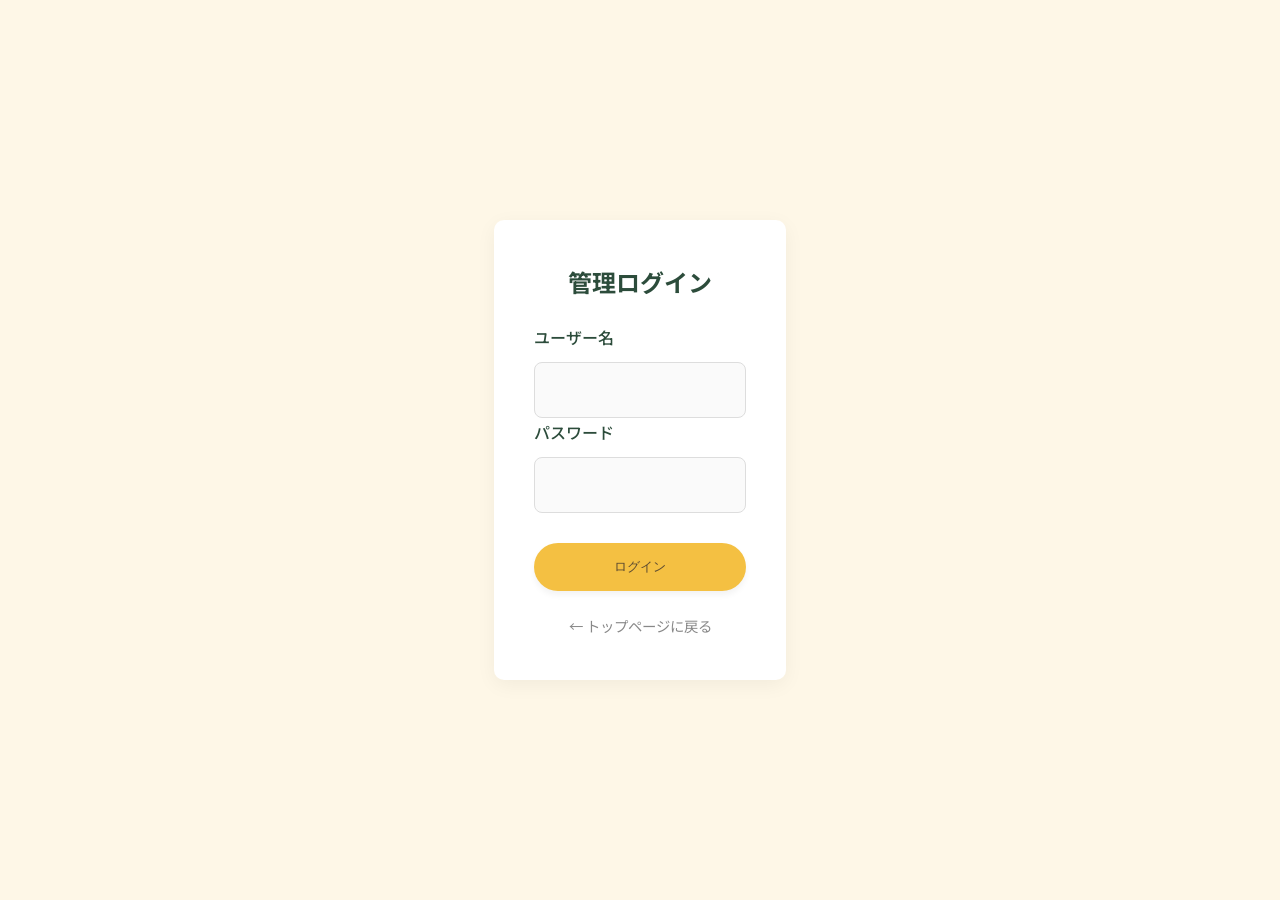
<file: login.html>
<!DOCTYPE html>
<html lang="ja">

<head>
    <meta charset="UTF-8">
    <meta name="viewport" content="width=device-width, initial-scale=1.0">
    <title>管理ログイン | しみず整骨院</title>
    <link
        href="https://fonts.googleapis.com/css2?family=Kiwi+Maru:wght@300;400;500&family=Noto+Sans+JP:wght@300;400;500;700&family=Noto+Serif+JP:wght@400;500;600&display=swap"
        rel="stylesheet">
    <link rel="stylesheet" href="css/style.css">
    <style>
        body {
            background-color: var(--color-bg);
            height: 100vh;
            display: flex;
            align-items: center;
            justify-content: center;
        }
    </style>
</head>

<body>
    <div class="login-box">
        <h2>管理ログイン</h2>
        <form id="loginForm">
            <div class="form-group">
                <label for="username" class="form-label">ユーザー名</label>
                <input type="text" id="username" class="form-control" required>
            </div>
            <div class="form-group">
                <label for="password" class="form-label">パスワード</label>
                <input type="password" id="password" class="form-control" required>
            </div>
            <div class="form-submit" style="margin-top: 30px;">
                <button type="submit" class="btn btn--reserve" style="width: 100%;">ログイン</button>
            </div>
        </form>
        <div style="text-align: center; margin-top: 20px;">
            <a href="index.html" style="color: #888; font-size: 0.9rem;">← トップページに戻る</a>
        </div>
        <p id="errorMsg" style="color: red; text-align: center; margin-top: 15px; display: none;">ユーザー名またはパスワードが違います</p>
    </div>

    <script>
        const API_URL = 'https://script.google.com/macros/s/AKfycbx8zQWxQw2YUbreWgkeELi7gj50RQHxquL7_7OnvyaOvegsCod9m0lvtma5kuiI-asb/exec';

        document.getElementById('loginForm').addEventListener('submit', async function (e) {
            e.preventDefault();
            const user = document.getElementById('username').value;
            const pass = document.getElementById('password').value;
            const errorMsg = document.getElementById('errorMsg');

            errorMsg.style.display = 'none';

            try {
                const response = await fetch(API_URL, {
                    method: 'POST',
                    body: JSON.stringify({
                        action: 'login',
                        user: user,
                        pass: pass
                    })
                });
                const result = await response.json();

                if (result.success) {
                    sessionStorage.setItem('isAdmin', 'true');
                    sessionStorage.setItem('adminUser', user);
                    sessionStorage.setItem('adminPass', pass);
                    window.location.href = 'admin.html';
                } else {
                    errorMsg.style.display = 'block';
                }
            } catch (error) {
                console.error('Login error:', error);
                errorMsg.style.display = 'block';
            }
        });
    </script>
</body>

</html>
</file>
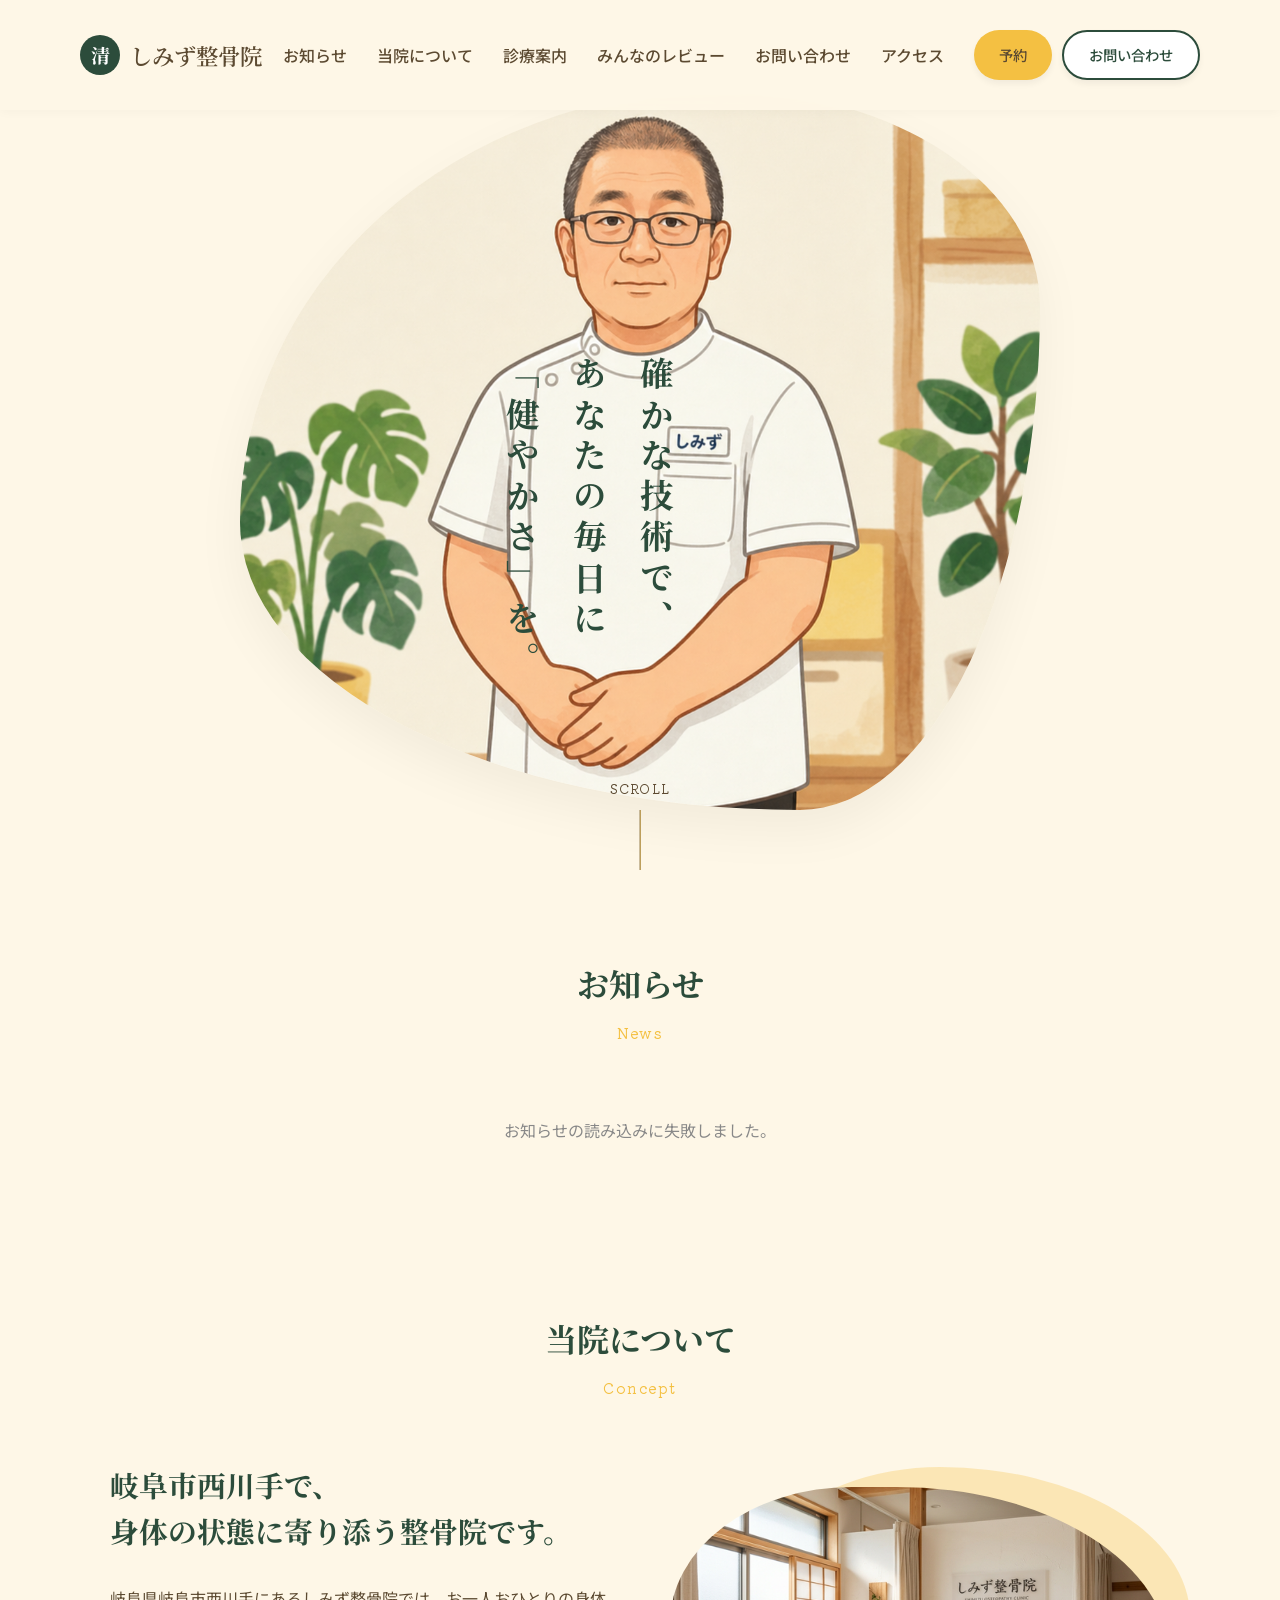
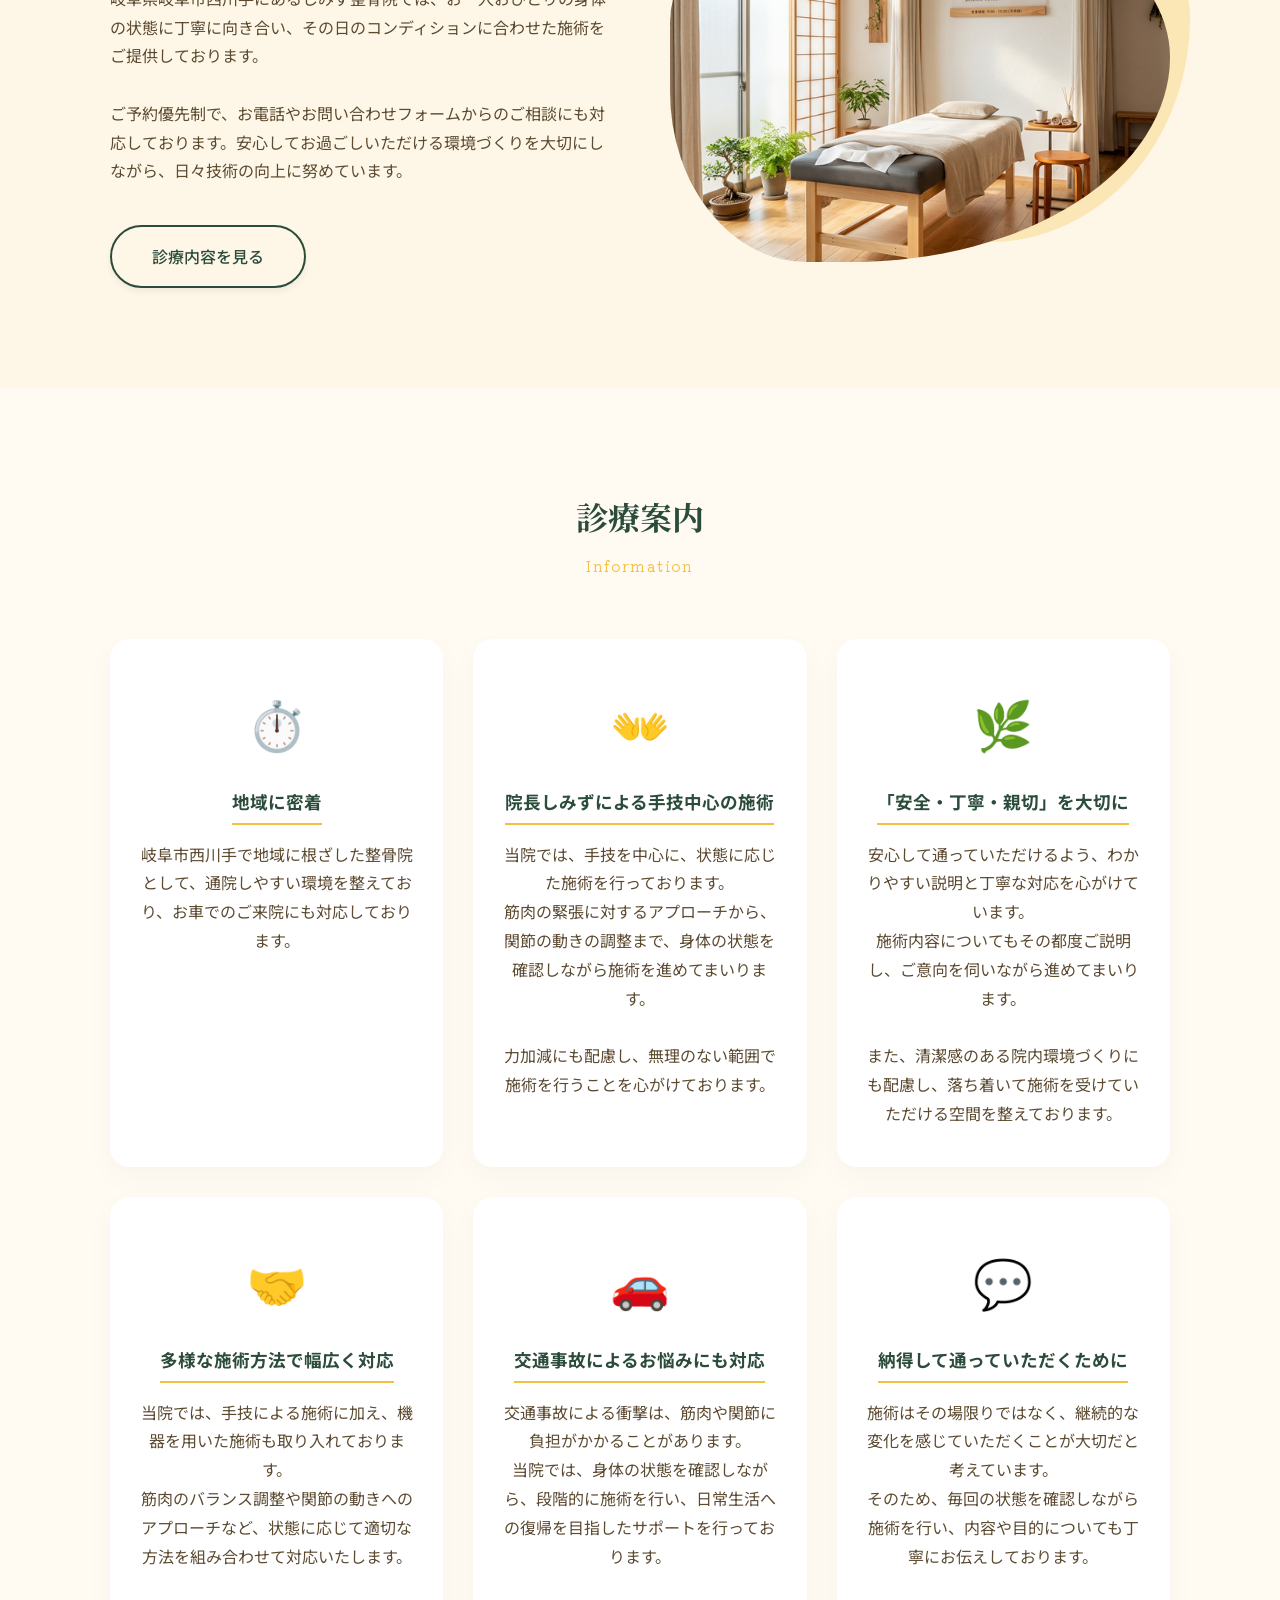
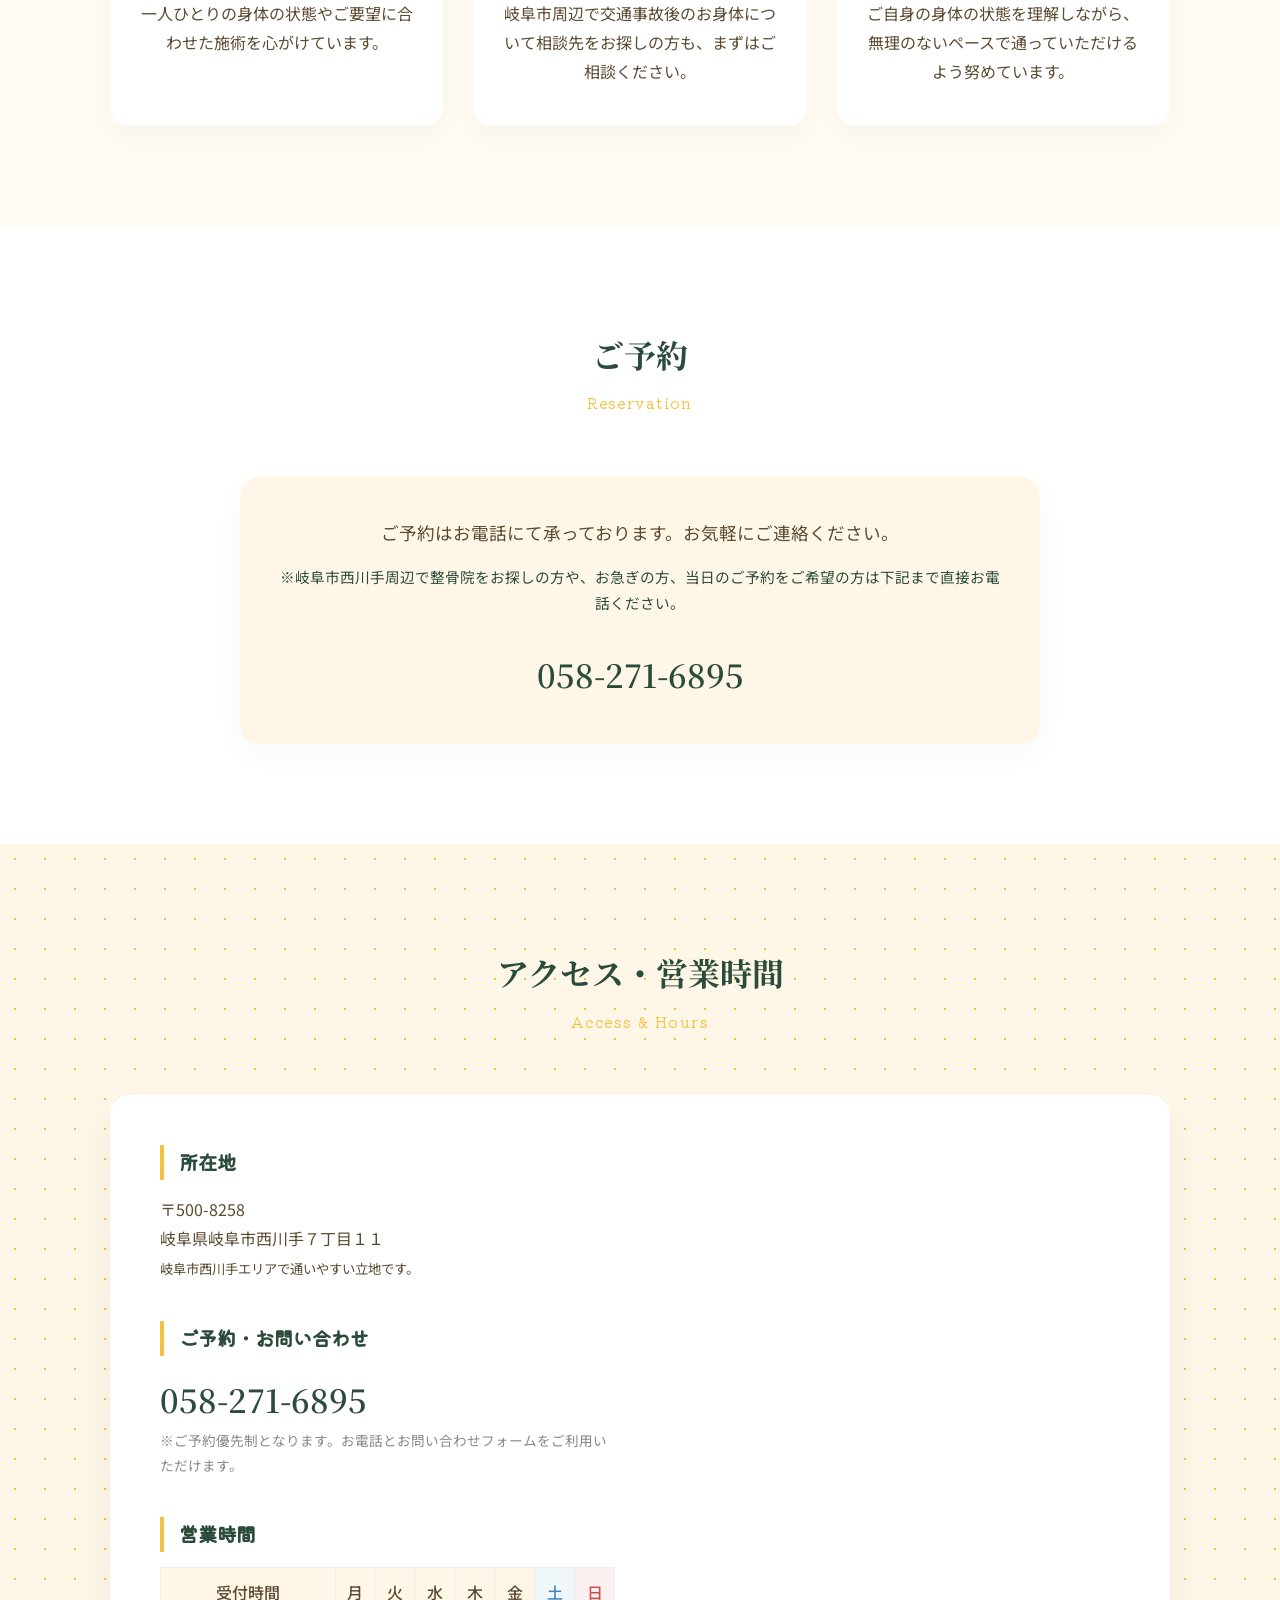
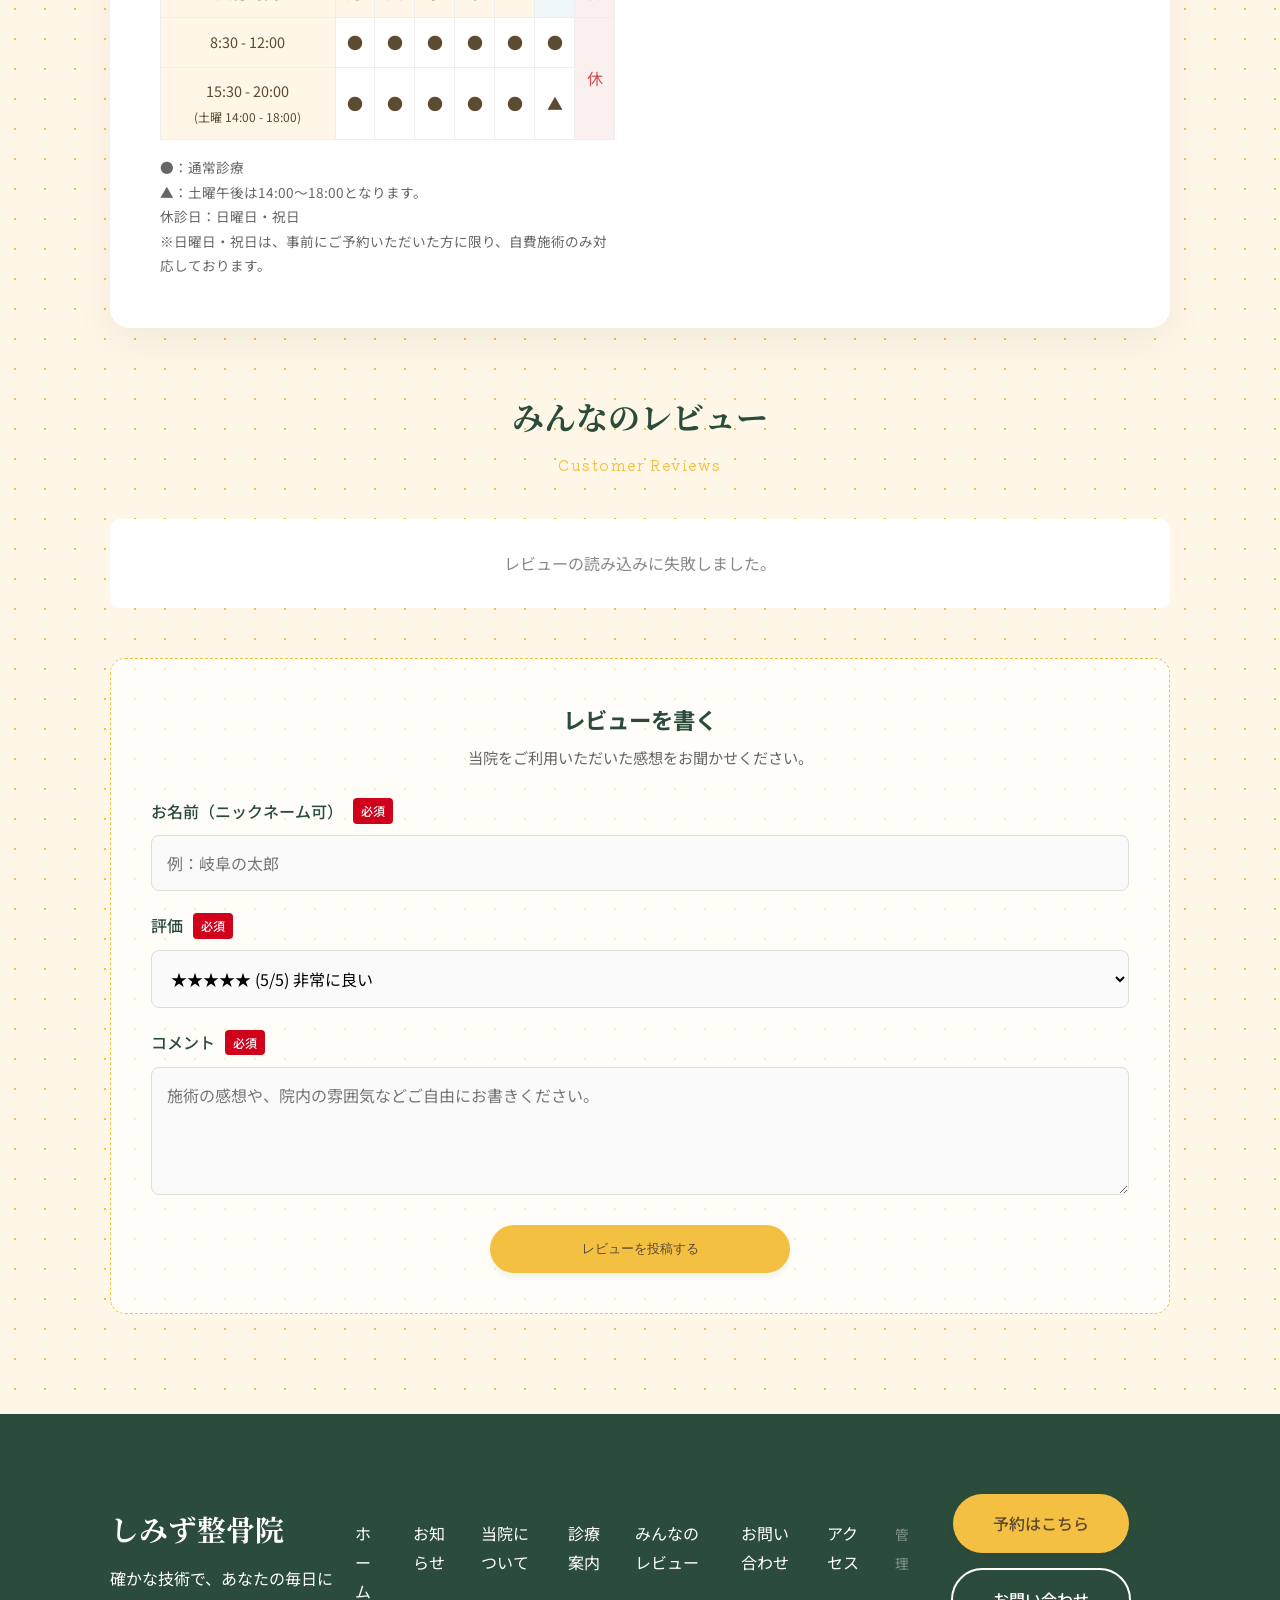
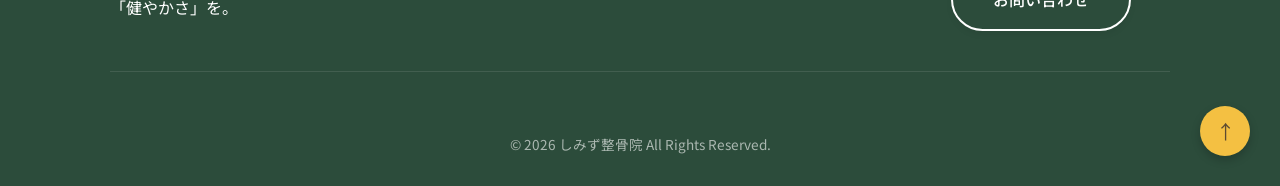
<file: thanks.html>
<!DOCTYPE html>
<html lang="ja">

<head>
    <meta charset="UTF-8">
    <meta name="viewport" content="width=device-width, initial-scale=1.0">
    <title>送信完了 | しみず整骨院</title>
    <meta name="robots" content="noindex">
    <script>
        alert('お問い合わせを送信しました。');
        window.location.href = 'index.html';
    </script>
</head>

<body>
    <p>トップページへ移動しています...</p>
    <p><a href="index.html">移動しない場合はこちら</a></p>
</body>

</html>
</file>
<file: css/style.css>
/* =========================================================================
   Variables & Reset
   ========================================================================= */
:root {
    --color-bg: #fef7e7;
    /* Cream off-white */
    --color-text: #5c4a31;
    /* Brownish gray */
    --color-accent1: #f4c042;
    /* Yellow/Gold */
    --color-accent2: #2c4c3b;
    /* Deep Forest Green for reliable/male tone */
    --color-white: #ffffff;
    --font-heading: 'Noto Serif JP', 'Yu Mincho', serif;
    --font-body: 'Noto Sans JP', 'Hiragino Kaku Gothic ProN', sans-serif;
    --font-accent: 'Kiwi Maru', serif;
}

*,
*::before,
*::after {
    box-sizing: border-box;
    margin: 0;
    padding: 0;
}

html {
    scroll-behavior: smooth;
}

body {
    font-family: var(--font-body);
    font-size: 16px;
    line-height: 1.8;
    color: var(--color-text);
    background-color: var(--color-bg);
    overflow-x: hidden;
}

a {
    color: inherit;
    text-decoration: none;
    transition: all 0.3s ease;
}

ul {
    list-style: none;
}

img {
    max-width: 100%;
    height: auto;
    display: block;
}

.container {
    max-width: 1100px;
    margin: 0 auto;
    padding: 0 20px;
}

.section {
    padding: 100px 0;
}

.bg-light {
    background-color: rgba(255, 255, 255, 0.5);
}

/* =========================================================================
   Typography & Shared Elements
   ========================================================================= */
.vertical-text {
    writing-mode: vertical-rl;
    font-family: var(--font-heading);
    letter-spacing: 0.2em;
    line-height: 2;
}

.section-header {
    text-align: center;
    margin-bottom: 60px;
}

.section-title {
    font-family: var(--font-heading);
    font-size: 2rem;
    color: var(--color-accent2);
    margin-bottom: 5px;
}

.section-subtitle {
    font-family: var(--font-accent);
    font-size: 0.9rem;
    color: var(--color-accent1);
    letter-spacing: 0.1em;
}

.btn {
    display: inline-flex;
    align-items: center;
    justify-content: center;
    padding: 15px 40px;
    border-radius: 50px;
    font-weight: 500;
    cursor: pointer;
    box-shadow: 0 4px 6px rgba(0, 0, 0, 0.05);
}

.btn--reserve {
    background-color: var(--color-accent1);
    color: var(--color-text);
}

.btn--reserve:hover {
    background-color: #e5b02b;
    transform: translateY(-2px);
    box-shadow: 0 6px 10px rgba(0, 0, 0, 0.1);
}

.btn--outline {
    background-color: transparent;
    border: 2px solid var(--color-accent2);
    color: var(--color-accent2);
}

.btn--outline:hover {
    background-color: var(--color-accent2);
    color: var(--color-white);
}

/* =========================================================================
   Header
   ========================================================================= */
.header {
    position: fixed;
    top: 0;
    left: 0;
    width: 100%;
    z-index: 100;
    background-color: rgba(254, 247, 231, 0.95);
    backdrop-filter: blur(5px);
    box-shadow: 0 2px 10px rgba(0, 0, 0, 0.03);
    transition: all 0.3s ease;
}

.header__inner {
    display: flex;
    justify-content: space-between;
    align-items: center;
    padding: 15px 40px;
    max-width: 1400px;
    margin: 0 auto;
}

.header__logo a {
    display: flex;
    align-items: center;
    gap: 10px;
}

.logo-mark {
    width: 40px;
    height: 40px;
    background-color: var(--color-accent2);
    color: var(--color-white);
    border-radius: 50%;
    display: flex;
    align-items: center;
    justify-content: center;
    font-family: var(--font-heading);
    font-size: 1.2rem;
}

.logo-text {
    font-family: var(--font-heading);
    font-size: 1.4rem;
    font-weight: 600;
    color: var(--color-text);
}

.nav-list {
    display: flex;
    align-items: center;
    gap: 30px;
}

.nav-list a {
    font-weight: 500;
}

.nav-list a:hover {
    color: var(--color-accent2);
}

.nav-reserve .btn {
    padding: 10px 25px;
    font-size: 0.9rem;
}

.hamburger {
    display: none;
    background: none;
    border: none;
    cursor: pointer;
    width: 30px;
    height: 20px;
    position: relative;
    z-index: 101;
}

.hamburger span {
    display: block;
    width: 100%;
    height: 2px;
    background-color: var(--color-text);
    position: absolute;
    transition: all 0.3s ease;
}

.hamburger span:nth-child(1) {
    top: 0;
}

.hamburger span:nth-child(2) {
    top: 50%;
    transform: translateY(-50%);
}

.hamburger span:nth-child(3) {
    bottom: 0;
}

.hamburger.is-active span:nth-child(1) {
    top: 50%;
    transform: translateY(-50%) rotate(45deg);
}

.hamburger.is-active span:nth-child(2) {
    opacity: 0;
}

.hamburger.is-active span:nth-child(3) {
    bottom: 50%;
    transform: translateY(50%) rotate(-45deg);
}

/* =========================================================================
   Hero
   ========================================================================= */
.hero {
    position: relative;
    min-height: 100vh;
    padding-top: 100px;
    display: flex;
    align-items: center;
    justify-content: center;
    overflow: hidden;
}

.hero__image-wrapper {
    position: absolute;
    top: 50%;
    left: 50%;
    transform: translate(-50%, -50%);
    width: 80%;
    height: 80%;
    max-width: 800px;
    z-index: -1;
    opacity: 0;
    animation: fadeIn 1.5s ease 0.5s forwards;
}

.blob-shape {
    width: 100%;
    height: 100%;
    border-radius: 60% 40% 30% 70% / 60% 30% 70% 40%;
    overflow: hidden;
    animation: blobMorph 15s ease-in-out infinite alternate;
    box-shadow: 0 20px 50px rgba(0, 0, 0, 0.05);
}

.hero__image {
    width: 100%;
    height: 100%;
    object-fit: cover;
}

.hero__content {
    position: relative;
    z-index: 1;
    background: transparent;
    padding: 40px;
    border-radius: 10px;
    box-shadow: none;
    opacity: 0;
    transform: translateY(20px);
    animation: slideUp 1s ease 1s forwards;
    left: -50px;
    top: 30px;
}

.hero__catchphrase {
    font-size: 2.1rem;
    height: 350px;
    color: var(--color-accent2);
}

.hero__catchphrase span {
    display: inline-block;
}

.scroll-down {
    position: absolute;
    bottom: 30px;
    left: 50%;
    transform: translateX(-50%);
    display: flex;
    flex-direction: column;
    align-items: center;
}

.scroll-down span {
    font-family: var(--font-accent);
    font-size: 0.8rem;
    letter-spacing: 0.1em;
    margin-bottom: 10px;
}

.scroll-down .line {
    width: 1px;
    height: 60px;
    background-color: var(--color-text);
    position: relative;
    overflow: hidden;
}

.scroll-down .line::after {
    content: '';
    position: absolute;
    top: 0;
    left: 0;
    width: 100%;
    height: 100%;
    background-color: var(--color-accent1);
    animation: scrollLine 2s infinite ease-in-out;
}

/* =========================================================================
   Concept
   ========================================================================= */
.concept__inner {
    display: flex;
    align-items: center;
    gap: 60px;
}

.concept__text-box {
    flex: 1;
}

.concept__lead {
    font-family: var(--font-heading);
    font-size: 1.8rem;
    color: var(--color-accent2);
    margin-bottom: 30px;
    line-height: 1.6;
}

.concept__text {
    margin-bottom: 40px;
}

.concept__image-box {
    flex: 1;
    position: relative;
}

.image-mask {
    border-radius: 40% 60% 70% 30% / 40% 50% 60% 50%;
    overflow: hidden;
    position: relative;
    z-index: 2;
}

.concept__img {
    width: 100%;
    height: auto;
    object-fit: cover;
    aspect-ratio: 4/3;
}

.blob-bg {
    position: absolute;
    top: -20px;
    right: -20px;
    width: 100%;
    height: 100%;
    background-color: var(--color-accent1);
    border-radius: 50% 50% 40% 60% / 60% 40% 60% 40%;
    z-index: 1;
    opacity: 0.3;
}

/* =========================================================================
   News
   ========================================================================= */
.news {
    padding: 55px 0 35px;
    /* Reduced by 50px total */
}

.news__inner {
    width: 100%;
    max-width: 560px;
    /* Reduced from default container to approx 70% of max */
    margin: 0 auto;
}

.news-list {
    display: flex;
    flex-direction: column;
    gap: 15px;
    max-height: 240px;
    overflow-y: auto;
    overflow-x: hidden;
    padding-right: 15px;
}

/* Custom scrollbar for news list */
.news-list::-webkit-scrollbar {
    width: 6px;
}

.news-list::-webkit-scrollbar-track {
    background: #f1f1f1;
    border-radius: 10px;
}

.news-list::-webkit-scrollbar-thumb {
    background: #ccc;
    border-radius: 10px;
}

.news-list::-webkit-scrollbar-thumb:hover {
    background: #aaa;
}

.news-item {
    display: flex;
    align-items: flex-start;
    padding: 25px 0;
    background: transparent;
    border-bottom: 1px dashed #ccc;
    transition: background-color 0.3s ease;
}

.news-item:first-child {
    border-top: 1px dashed #ccc;
}

.news-item__meta {
    display: flex;
    align-items: center;
    gap: 15px;
    min-width: 180px;
    margin-right: 20px;
}

.news-item__date {
    font-family: var(--font-accent);
    color: #666;
    font-size: 0.95rem;
}

.news-item__badge {
    background-color: var(--color-accent1);
    color: var(--color-text);
    font-size: 0.75rem;
    padding: 3px 10px;
    border-radius: 20px;
    font-weight: 500;
}

.news-item__title {
    flex: 1;
    font-size: 1.05rem;
    line-height: 1.6;
}

.news-item__content {
    display: none;
    margin-top: 10px;
    color: #555;
    font-size: 0.95rem;
    background: transparent;
    /* Remove the inner grey background */
    padding: 15px 0 0 0;
    /* Adjust padding since there's no background box anymore */
}

.news-item.is-open .news-item__content {
    display: block;
}

.news-item__toggle {
    background: none;
    border: none;
    cursor: pointer;
    font-size: 1.2rem;
    color: var(--color-accent2);
    padding: 5px;
}

.no-news {
    text-align: center;
    color: #888;
    padding: 30px 0;
}

/* =========================================================================
   Admin / Login
   ========================================================================= */
.admin-container {
    max-width: 800px;
    margin: 0 auto;
    padding: 120px 20px 60px;
}

.login-box {
    max-width: 400px;
    margin: 0 auto;
    background: var(--color-white);
    padding: 40px;
    border-radius: 10px;
    box-shadow: 0 5px 20px rgba(0, 0, 0, 0.05);
}

.login-box h2 {
    text-align: center;
    margin-bottom: 20px;
    color: var(--color-accent2);
}

.admin-header {
    display: flex;
    justify-content: space-between;
    align-items: center;
    margin-bottom: 30px;
    padding-bottom: 15px;
    border-bottom: 2px solid var(--color-accent1);
}

.admin-main {
    background: var(--color-white);
    padding: 30px;
    border-radius: 10px;
    box-shadow: 0 5px 20px rgba(0, 0, 0, 0.05);
}

.admin-form .form-group {
    margin-bottom: 20px;
}

.admin-list {
    margin-top: 40px;
}

.admin-list__item {
    display: flex;
    justify-content: space-between;
    align-items: center;
    padding: 15px;
    background: #f9f9f9;
    margin-bottom: 10px;
    border-radius: 5px;
}

.admin-list__info {
    flex: 1;
}

.admin-list__actions {
    display: flex;
    gap: 10px;
}

.btn--small {
    padding: 5px 15px;
    font-size: 0.85rem;
}

.btn--danger {
    background-color: #d0021b;
    color: white;
}

.admin-news-item-title {
    font-weight: bold;
    margin-bottom: 5px;
}

.admin-news-item-date {
    font-size: 0.85rem;
    color: #666;
}

/* =========================================================================
   Reviews
   ========================================================================= */
.reviews__inner {
    width: 100%;
}

.reviews__list {
    margin-bottom: 50px;
    overflow: hidden;
}

.reviews-slider {
    position: relative;
    width: 100%;
    overflow: hidden;
    scroll-behavior: smooth;
}

.reviews-slider-wrap {
    display: grid;
    grid-template-columns: auto 1fr auto;
    align-items: center;
    gap: 12px;
}

.reviews-nav {
    width: 42px;
    height: 42px;
    border: 1px solid rgba(58, 82, 67, 0.2);
    border-radius: 999px;
    background: var(--color-white);
    color: var(--color-accent2);
    font-size: 1rem;
    line-height: 1;
    cursor: pointer;
    transition: transform 0.2s ease, background-color 0.2s ease, color 0.2s ease;
    flex: 0 0 auto;
}

.reviews-nav:hover {
    background: var(--color-accent2);
    color: var(--color-white);
    transform: translateY(-1px);
}

.reviews-track {
    display: flex;
    gap: 20px;
    width: max-content;
}

.reviews-track.is-animated {
    animation: reviews-slide 112s linear infinite;
}

.reviews-track.is-animated:hover {
    animation-play-state: paused;
}

.review-item {
    background: var(--color-white);
    padding: 25px;
    border-radius: 10px;
    box-shadow: 0 5px 15px rgba(0, 0, 0, 0.03);
    border: 4px solid var(--color-accent1);
    flex: 0 0 clamp(342px, 34.2vw, 423px);
    min-height: 170px;
}

.review-item__header {
    display: flex;
    justify-content: space-between;
    align-items: center;
    margin-bottom: 10px;
}

.review-item__name {
    font-weight: bold;
    font-size: 1.1rem;
    color: var(--color-accent2);
}

.review-item__meta {
    display: flex;
    align-items: center;
    gap: 10px;
}

.review-item__stars {
    color: #f4c042;
    font-size: 1.1rem;
    letter-spacing: 2px;
}

.review-item__date {
    font-size: 0.85rem;
    color: #888;
}

.review-item__body {
    font-size: 0.95rem;
    line-height: 1.6;
    color: #555;
}

.no-reviews {
    text-align: center;
    color: #888;
    padding: 30px 0;
    background: var(--color-white);
    border-radius: 10px;
}

@keyframes reviews-slide {
    from {
        transform: translateX(0);
    }

    to {
        transform: translateX(calc(-50% - 10px));
    }
}

@media (max-width: 767px) {
    .reviews-slider-wrap {
        grid-template-columns: 1fr;
        gap: 14px;
    }

    .reviews-slider {
        order: 1;
    }

    .reviews-nav {
        width: 100%;
        border-radius: 14px;
        height: 40px;
    }

    .review-item {
        flex: 0 0 min(324px, calc(100vw - 48px));
    }
}

.review-form-box {
    background: rgba(255, 255, 255, 0.7);
    padding: 40px;
    border-radius: 15px;
    border: 1px dashed var(--color-accent1);
}

.review-form-title {
    text-align: center;
    font-size: 1.4rem;
    color: var(--color-accent2);
    margin-bottom: 5px;
}

.review-form-desc {
    text-align: center;
    font-size: 0.95rem;
    color: #666;
    margin-bottom: 25px;
}

.review-form {
    display: flex;
    flex-direction: column;
    gap: 20px;
}

/* =========================================================================
   Information
   ========================================================================= */
.info__features {
    display: grid;
    grid-template-columns: repeat(3, 1fr);
    gap: 30px;
}

.feature-card {
    background-color: var(--color-white);
    padding: 40px 30px;
    border-radius: 20px;
    text-align: center;
    box-shadow: 0 10px 30px rgba(0, 0, 0, 0.03);
    transition: transform 0.3s ease;
}

.feature-card:hover {
    transform: translateY(-10px);
}

.feature-card__icon {
    font-size: 3rem;
    margin-bottom: 20px;
}

.feature-card__title {
    font-size: 1.1rem;
    color: var(--color-accent2);
    margin-bottom: 15px;
    border-bottom: 2px solid var(--color-accent1);
    display: inline-block;
    padding-bottom: 5px;
}

/* =========================================================================
   Reservation
   ========================================================================= */
.reserve {
    background-color: var(--color-white);
}

.reserve__inner {
    text-align: center;
    max-width: 800px;
    margin: 0 auto;
    padding: 40px;
    background-color: var(--color-bg);
    border-radius: 20px;
    box-shadow: 0 10px 30px rgba(0, 0, 0, 0.03);
}

.reserve__text {
    margin-bottom: 30px;
    font-size: 1.1rem;
}

.reserve__text small {
    display: block;
    margin-top: 15px;
    color: var(--color-accent2);
}

.reserve__action {
    display: flex;
    justify-content: center;
}

.btn--large {
    padding: 20px 60px;
    font-size: 1.3rem;
    flex-direction: column;
    gap: 5px;
}

.btn--large small {
    font-size: 0.8rem;
    font-weight: normal;
}

/* =========================================================================
   Contact
   ========================================================================= */
.contact__inner {
    max-width: 700px;
    margin: 0 auto;
    background-color: var(--color-white);
    padding: 40px;
    border-radius: 20px;
    box-shadow: 0 10px 30px rgba(0, 0, 0, 0.03);
}

.contact__text {
    text-align: center;
    margin-bottom: 30px;
}

.contact-form {
    display: flex;
    flex-direction: column;
    gap: 25px;
}

.form-group {
    display: flex;
    flex-direction: column;
    gap: 10px;
}

.form-label {
    font-weight: 500;
    color: var(--color-accent2);
    display: flex;
    align-items: center;
    gap: 10px;
}

.required {
    background-color: #d0021b;
    color: white;
    font-size: 0.75rem;
    padding: 2px 8px;
    border-radius: 4px;
}

.optional {
    background-color: #888;
    color: white;
    font-size: 0.75rem;
    padding: 2px 8px;
    border-radius: 4px;
}

.form-control {
    width: 100%;
    padding: 15px;
    border: 1px solid #ddd;
    border-radius: 8px;
    font-family: inherit;
    font-size: 1rem;
    background-color: #fafafa;
    transition: all 0.3s ease;
}

.form-control:focus {
    outline: none;
    border-color: var(--color-accent1);
    background-color: var(--color-white);
    box-shadow: 0 0 0 3px rgba(244, 192, 66, 0.2);
}

textarea.form-control {
    resize: vertical;
}

.form-submit {
    text-align: center;
    margin-top: 10px;
}

.form-submit .btn {
    border: none;
    width: 100%;
    max-width: 300px;
}

/* =========================================================================
   Access
   ========================================================================= */
.access {
    background-image: radial-gradient(var(--color-accent1) 1px, transparent 1px);
    background-size: 30px 30px;
}

.access__inner {
    display: flex;
    gap: 50px;
    background-color: var(--color-white);
    padding: 50px;
    border-radius: 20px;
    box-shadow: 0 15px 40px rgba(0, 0, 0, 0.05);
}

.access__info {
    flex: 1;
}

.info-block {
    margin-bottom: 40px;
}

.info-block:last-child {
    margin-bottom: 0;
}

.info-block__title {
    font-family: var(--font-accent);
    color: var(--color-accent2);
    font-size: 1.2rem;
    margin-bottom: 15px;
    padding-left: 15px;
    border-left: 4px solid var(--color-accent1);
}

.phone-number a {
    font-family: var(--font-heading);
    font-size: 2rem;
    color: var(--color-accent2);
    font-weight: 600;
}

.phone-number a:hover {
    color: var(--color-accent1);
}

.note {
    font-size: 0.85rem;
    color: #888;
}

.hours-table {
    width: 100%;
    border-collapse: collapse;
    margin-bottom: 15px;
    text-align: center;
}

.hours-table th,
.hours-table td {
    border: 1px solid #eee;
    padding: 10px 5px;
}

.hours-table th {
    background-color: var(--color-bg);
    font-weight: 500;
}

.hours-table th.sat,
.hours-table td.sat {
    color: #4385ba;
    background-color: #f0f7fb;
}

.hours-table th.sun,
.hours-table td.sun {
    color: #d14d4d;
    background-color: #fbf0f0;
}

.hours-table tbody tr:hover {
    background-color: rgba(144, 169, 137, 0.05);
    background-color: var(--color-bg);
}

.hours-notes {
    font-size: 0.85rem;
    color: #666;
}

.hours-table tbody td:first-child {
    font-size: 0.9rem;
    background-color: var(--color-bg);
}

.hours-notes {
    font-size: 0.85rem;
    color: #666;
}

.access__map {
    flex: 1;
}

.map-wrapper {
    height: 100%;
    min-height: 400px;
    border-radius: 10px;
    overflow: hidden;
}

.map-wrapper iframe {
    width: 100%;
    height: 100%;
}

/* =========================================================================
   Footer
   ========================================================================= */
.footer {
    background-color: var(--color-accent2);
    color: var(--color-white);
    padding: 80px 0 30px;
    position: relative;
}

.footer__inner {
    display: flex;
    justify-content: space-between;
    align-items: center;
    margin-bottom: 60px;
    padding-bottom: 40px;
    border-bottom: 1px solid rgba(255, 255, 255, 0.1);
}

.footer__logo {
    font-family: var(--font-heading);
    font-size: 1.8rem;
    margin-bottom: 10px;
}

.footer__nav ul {
    display: flex;
    gap: 30px;
}

.footer__nav a:hover {
    color: var(--color-accent1);
}

.btn--footer {
    background-color: var(--color-accent1);
    color: var(--color-text);
}

.btn--footer-outline {
    background-color: transparent;
    border: 2px solid var(--color-white);
    color: var(--color-white);
}

.btn--footer-outline:hover {
    background-color: var(--color-white);
    color: var(--color-accent2);
}

.footer__copyright {
    text-align: center;
    font-size: 0.85rem;
    color: rgba(255, 255, 255, 0.6);
}

.back-to-top {
    position: absolute;
    bottom: 30px;
    right: 30px;
    width: 50px;
    height: 50px;
    background-color: var(--color-accent1);
    color: var(--color-text);
    border-radius: 50%;
    display: flex;
    align-items: center;
    justify-content: center;
    font-size: 1.2rem;
    box-shadow: 0 4px 10px rgba(0, 0, 0, 0.2);
    transition: transform 0.3s ease;
}

.back-to-top:hover {
    transform: translateY(-5px);
}

/* =========================================================================
   Animations
   ========================================================================= */
@keyframes fadeIn {
    from {
        opacity: 0;
    }

    to {
        opacity: 1;
    }
}

@keyframes slideUp {
    from {
        opacity: 0;
        transform: translateY(20px);
    }

    to {
        opacity: 1;
        transform: translateY(0);
    }
}

@keyframes blobMorph {
    0% {
        border-radius: 60% 40% 30% 70% / 60% 30% 70% 40%;
    }

    50% {
        border-radius: 30% 60% 70% 40% / 50% 60% 30% 60%;
    }

    100% {
        border-radius: 60% 40% 30% 70% / 60% 30% 70% 40%;
    }
}

@keyframes scrollLine {
    0% {
        top: -100%;
    }

    100% {
        top: 100%;
    }
}

.animate-on-scroll {
    opacity: 0;
    transform: translateY(30px);
    transition: opacity 0.8s ease, transform 0.8s ease;
}

.animate-on-scroll.is-visible {
    opacity: 1;
    transform: translateY(0);
}

/* =========================================================================
   Responsive
   ========================================================================= */
@media screen and (max-width: 992px) {

    .concept__inner,
    .access__inner {
        flex-direction: column;
    }

    .info__features {
        grid-template-columns: repeat(2, 1fr);
    }

    .footer__inner {
        flex-direction: column;
        gap: 40px;
        text-align: center;
    }
}

@media screen and (max-width: 768px) {
    .section {
        padding: 60px 0;
    }

    .hamburger {
        display: block;
    }

    .header__nav {
        position: fixed;
        top: 0;
        right: -100%;
        width: 100%;
        height: 100vh;
        background-color: rgba(254, 247, 231, 0.98);
        display: flex;
        align-items: center;
        justify-content: center;
        transition: right 0.4s ease;
    }

    .header__nav.is-active {
        right: 0;
    }

    .nav-list {
        flex-direction: column;
        text-align: center;
        font-size: 1.2rem;
    }

    .hero__catchphrase {
        font-size: 1.4rem;
        height: 250px;
    }

    .info__features {
        grid-template-columns: 1fr;
    }

    .news-item {
        flex-direction: column;
        gap: 10px;
    }

    .news-item__meta {
        margin-right: 0;
        margin-bottom: 5px;
    }

    .contact__inner,
    .access__inner {
        padding: 30px 20px;
    }

    .map-wrapper {
        min-height: 300px;
    }

    .hours-table {
        font-size: 0.8rem;
    }
}
</file>
